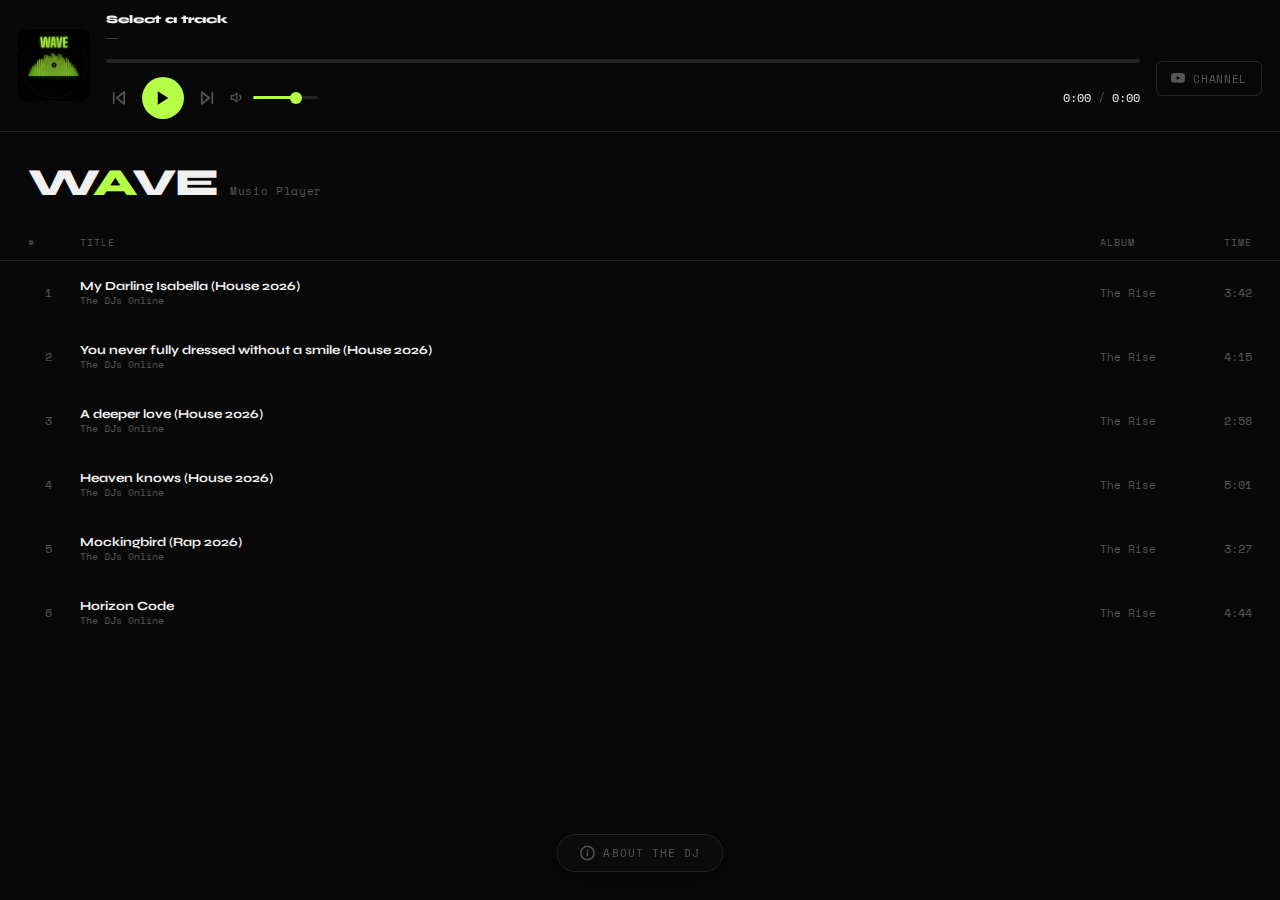
<file: index.html>
<!DOCTYPE html>
<html lang="en">
<head>
  <meta charset="UTF-8">
  <meta name="viewport" content="width=device-width, initial-scale=1.0">
  <title>WAVE — Music Player</title>

  <!-- Fonts -->
  <link rel="preconnect" href="https://fonts.googleapis.com">
  <link href="https://fonts.googleapis.com/css2?family=Space+Mono:ital,wght@0,400;0,700;1,400&family=Syne:wght@400;700;800&display=swap" rel="stylesheet">

  <!-- Styles -->
  <link rel="stylesheet" href="style.css">

  <!-- YouTube IFrame API (loads async, triggers onYouTubeIframeAPIReady in player.js) -->
  <script src="https://www.youtube.com/iframe_api"></script>
</head>
<body>

  <!-- Hidden YouTube player — audio only, never visible to user -->
  <div id="yt-hidden-player" style="position:absolute;width:1px;height:1px;overflow:hidden;opacity:0;pointer-events:none;"></div>

  <!-- ── FADE TRANSITION OVERLAY ──────────────────────── -->
  <div id="fade-overlay"></div>

  <!-- ── STICKY PLAYER ────────────────────────────────── -->
  <div id="player">

    <!-- Album Art — always shows wave-album-art.png -->
    <div class="album-wrap">
      <img id="album-art" src="wave-album-art.png" alt="WAVE Album Art">
      <div class="play-pulse"></div>
    </div>

    <!-- Center: info + progress bar + controls -->
    <div class="player-center">
      <div class="track-info">
        <div class="track-title" id="track-title">Select a track</div>
        <div class="track-artist" id="track-artist">——</div>
      </div>

      <!-- Progress bar (replaces WaveSurfer — YouTube audio can't render waveforms) -->
      <div id="progress-bar">
        <div id="progress-bar-fill"></div>
      </div>

      <div class="controls-row">
        <!-- Previous -->
        <button class="btn-icon" id="btn-prev" title="Previous">
          <svg width="18" height="18" viewBox="0 0 24 24" fill="none" stroke="currentColor" stroke-width="2.2" stroke-linecap="round" stroke-linejoin="round">
            <polygon points="19 20 9 12 19 4 19 20"/>
            <line x1="5" y1="19" x2="5" y2="5"/>
          </svg>
        </button>

        <!-- Play / Pause -->
        <button class="btn-play" id="btn-play" title="Play / Pause">
          <svg class="icon-play" width="18" height="18" viewBox="0 0 24 24" fill="currentColor">
            <polygon points="5 3 19 12 5 21 5 3"/>
          </svg>
          <svg class="icon-pause" width="18" height="18" viewBox="0 0 24 24" fill="currentColor">
            <rect x="6" y="4" width="4" height="16"/>
            <rect x="14" y="4" width="4" height="16"/>
          </svg>
        </button>

        <!-- Next -->
        <button class="btn-icon" id="btn-next" title="Next">
          <svg width="18" height="18" viewBox="0 0 24 24" fill="none" stroke="currentColor" stroke-width="2.2" stroke-linecap="round" stroke-linejoin="round">
            <polygon points="5 4 15 12 5 20 5 4"/>
            <line x1="19" y1="5" x2="19" y2="19"/>
          </svg>
        </button>

        <!-- Volume -->
        <div class="volume-wrap">
          <svg class="vol-icon" width="15" height="15" viewBox="0 0 24 24" fill="none" stroke="currentColor" stroke-width="2" stroke-linecap="round" stroke-linejoin="round">
            <polygon points="11 5 6 9 2 9 2 15 6 15 11 19 11 5"/>
            <path d="M15.54 8.46a5 5 0 0 1 0 7.07"/>
          </svg>
          <input type="range" id="volume" min="0" max="100" value="70" title="Volume">
        </div>

        <!-- Time -->
        <div class="time-display">
          <span id="time-cur">0:00</span> / <span id="time-total">0:00</span>
        </div>
      </div>
    </div>

    <!-- Right: Now Playing badge + YouTube link -->
    <div class="player-right">
      <div class="now-playing-badge">● Now Playing</div>
      <a class="btn-youtube" href="https://youtube.com/@thedjisonline" target="_blank" rel="noopener">
        <svg width="14" height="14" viewBox="0 0 24 24" fill="currentColor">
          <path d="M23.5 6.2a3 3 0 0 0-2.1-2.1C19.5 3.5 12 3.5 12 3.5s-7.5 0-9.4.6A3 3 0 0 0 .5 6.2C0 8.1 0 12 0 12s0 3.9.5 5.8a3 3 0 0 0 2.1 2.1c1.9.6 9.4.6 9.4.6s7.5 0 9.4-.6a3 3 0 0 0 2.1-2.1C24 15.9 24 12 24 12s0-3.9-.5-5.8zM9.8 15.5V8.5l6.3 3.5-6.3 3.5z"/>
        </svg>
        CHANNEL
      </a>
    </div>

  </div><!-- /#player -->

  <!-- ── BRAND BAR ──────────────────────────────────────── -->
  <div class="brand-bar">
    <h1>W<span>A</span>VE</h1>
    <p>Music Player</p>
  </div>

  <!-- ── SONG LIST ─────────────────────────────────────── -->
  <div class="list-header">
    <div>#</div>
    <div>Title</div>
    <div>Album</div>
    <div style="text-align:right">Time</div>
  </div>
  <div class="song-list" id="song-list"></div>

  <!-- ── TOAST ─────────────────────────────────────────── -->
  <div id="toast"></div>

  <!-- App logic -->
  <script src="player.js" defer></script>


  <!-- ── DJ INFO BUTTON (fixed bottom) ─────────────────── -->
  <button id="btn-dj-info" aria-label="About the DJ">
    <svg width="16" height="16" viewBox="0 0 24 24" fill="none" stroke="currentColor" stroke-width="2.2" stroke-linecap="round" stroke-linejoin="round">
      <circle cx="12" cy="12" r="10"/>
      <line x1="12" y1="8" x2="12" y2="8.5"/>
      <line x1="12" y1="11" x2="12" y2="16"/>
    </svg>
    ABOUT THE DJ
  </button>

  <!-- ── DJ INFO MODAL ─────────────────────────────────── -->
  <div id="dj-modal-overlay">
    <div id="dj-modal">
      <button id="dj-modal-close" aria-label="Close">
        <svg width="18" height="18" viewBox="0 0 24 24" fill="none" stroke="currentColor" stroke-width="2.5" stroke-linecap="round">
          <line x1="18" y1="6" x2="6" y2="18"/>
          <line x1="6" y1="6" x2="18" y2="18"/>
        </svg>
      </button>
      <div id="dj-modal-img-wrap">
        <img src="DJPortrait.png" alt="The DJs Online" id="dj-portrait">
      </div>
      <div id="dj-modal-body">
        <h2 id="dj-modal-name">The DJs Online</h2>
        <p id="dj-modal-tag">// @thedjisonline</p>
        <p id="dj-modal-desc">
          A passionate music producer and DJ bringing fresh house and rap remixes to life in 2026.
          Blending classic vocals with modern beats, The DJs Online delivers tracks that move both
          the body and the soul. Follow the journey on YouTube and stay tuned for more drops from
          the debut album <em>The Rise</em>.
        </p>
        <div style="display:flex;justify-content:center">
      <a href="https://youtube.com/@thedjisonline" target="_blank" rel="noopener" id="dj-modal-yt">
          <svg width="14" height="14" viewBox="0 0 24 24" fill="currentColor">
            <path d="M23.5 6.2a3 3 0 0 0-2.1-2.1C19.5 3.5 12 3.5 12 3.5s-7.5 0-9.4.6A3 3 0 0 0 .5 6.2C0 8.1 0 12 0 12s0 3.9.5 5.8a3 3 0 0 0 2.1 2.1c1.9.6 9.4.6 9.4.6s7.5 0 9.4-.6a3 3 0 0 0 2.1-2.1C24 15.9 24 12 24 12s0-3.9-.5-5.8zM9.8 15.5V8.5l6.3 3.5-6.3 3.5z"/>
          </svg>
          SUBSCRIBE ON YOUTUBE
        </a>
      </div>
      </div>
    </div>
  </div>

  <script>
    const btnInfo    = document.getElementById('btn-dj-info');
    const overlay    = document.getElementById('dj-modal-overlay');
    const btnClose   = document.getElementById('dj-modal-close');

    btnInfo.addEventListener('click', () => {
      overlay.classList.add('open');
      document.body.style.overflow = 'hidden';
    });

    function closeModal() {
      overlay.classList.remove('open');
      document.body.style.overflow = '';
    }

    btnClose.addEventListener('click', closeModal);
    overlay.addEventListener('click', (e) => {
      if (e.target === overlay) closeModal();
    });
    document.addEventListener('keydown', (e) => {
      if (e.key === 'Escape') closeModal();
    });
  </script>

</body>
</html>
</file>
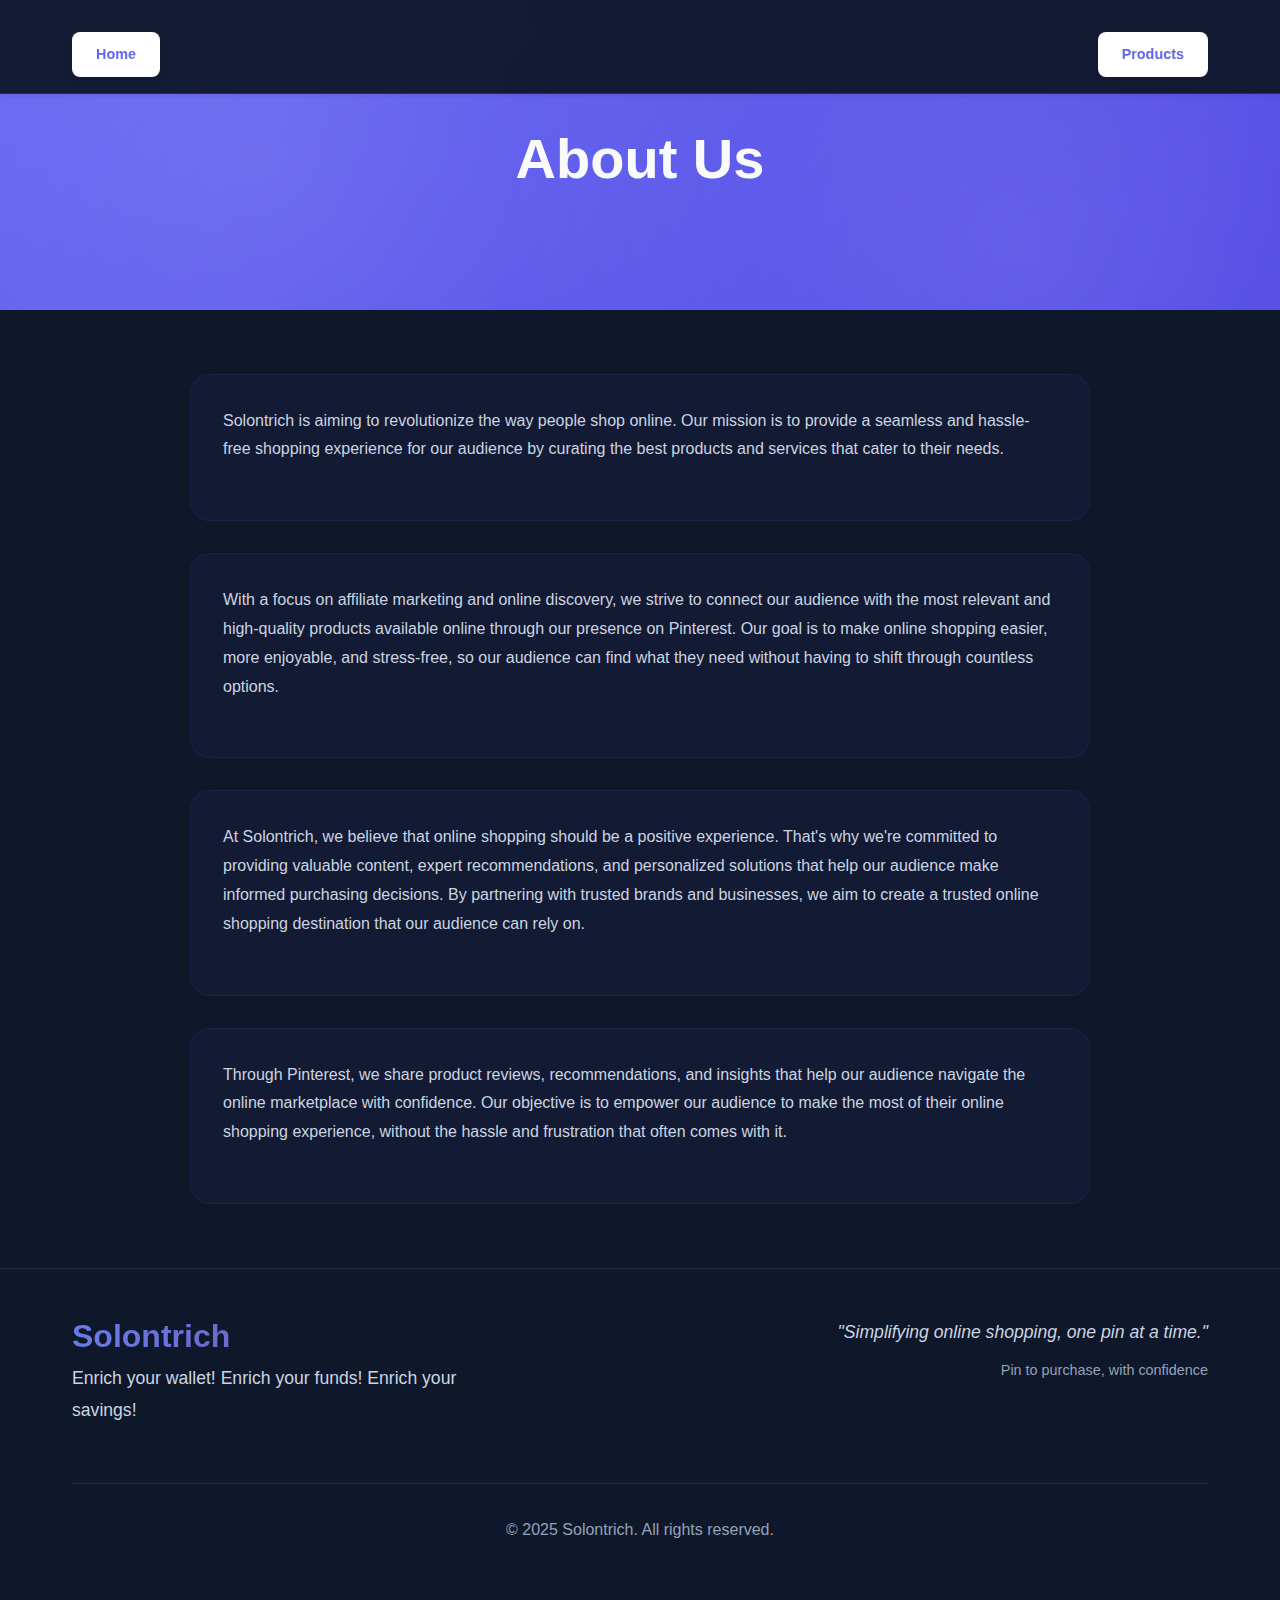
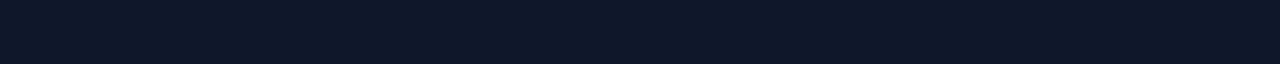
<file: about.html>
<!DOCTYPE html>
<html lang="en">
<head>
    <meta charset="UTF-8">
    <meta name="viewport" content="width=device-width, initial-scale=1.0">
    <title>Solontrich - Creator & Entrepreneur</title>
    <link rel="stylesheet" href="styles.css">
</head>
<body>
    <nav class="navbar" id="navbar">
        <div class="nav-container">
            <a href="solontrich-blog.html" class="cta-button" style="margin-top: 1rem; font-size: 0.9rem; padding: 0.7rem 1.5rem;">Home</a>
            <a href="solontrich_product.html" class="cta-button" style="margin-top: 1rem; font-size: 0.9rem; padding: 0.7rem 1.5rem;">Products</a>
            </div>
    </nav>

    <!-- About Section -->
    <header class="hero-section">
        <div class="container">
            <h1 class="hero-title">About Us</h1>
            </div>
        </div>
    </header>

            <main class="blog-content">
            <div class="about-content">
                <div class="about-text">
                    <div class="story-card">
                        <p>Solontrich is aiming to revolutionize the way people shop online. Our mission is to provide a seamless and hassle-free shopping experience for our audience by curating the best products and services that cater to their needs.</p>
                    </div>
                    <div class="story-card">
                        <p>With a focus on affiliate marketing and online discovery, we strive to connect our audience with the most relevant and high-quality products available online through our presence on Pinterest. Our goal is to make online shopping easier, more enjoyable, and stress-free, so our audience can find what they need without having to shift through countless options.</p>
                    </div>
                    <div class="story-card">
                        <p>At Solontrich, we believe that online shopping should be a positive experience. That's why we're committed to providing valuable content, expert recommendations, and personalized solutions that help our audience make informed purchasing decisions. By partnering with trusted brands and businesses, we aim to create a trusted online shopping destination that our audience can rely on.</p>
                    </div>
                    <div class="story-card">
                        <p>Through Pinterest, we share product reviews, recommendations, and insights that help our audience navigate the online marketplace with confidence. Our objective is to empower our audience to make the most of their online shopping experience, without the hassle and frustration that often comes with it.</p>
                    </div>
                </div>
            </div>
        </div>
    </section>

    <!-- Footer -->
    <footer class="footer">
        <div class="container">
            <div class="footer-content">
                <div class="footer-brand">
                    <h3>Solontrich</h3>
                    <p>Enrich your wallet! Enrich your funds! Enrich your savings!</p>
                </div>
                <div class="footer-quote">
                    <p>"Simplifying online shopping, one pin at a time."</p>
                    <span> Pin to purchase, with confidence</span>
                </div>
            </div>
            <div class="footer-bottom">
                <p>&copy; 2025 Solontrich. All rights reserved.</p>
            </div>
        </div>
    </footer>

    <script src="script.js"></script>
</body>
</html>
</file>
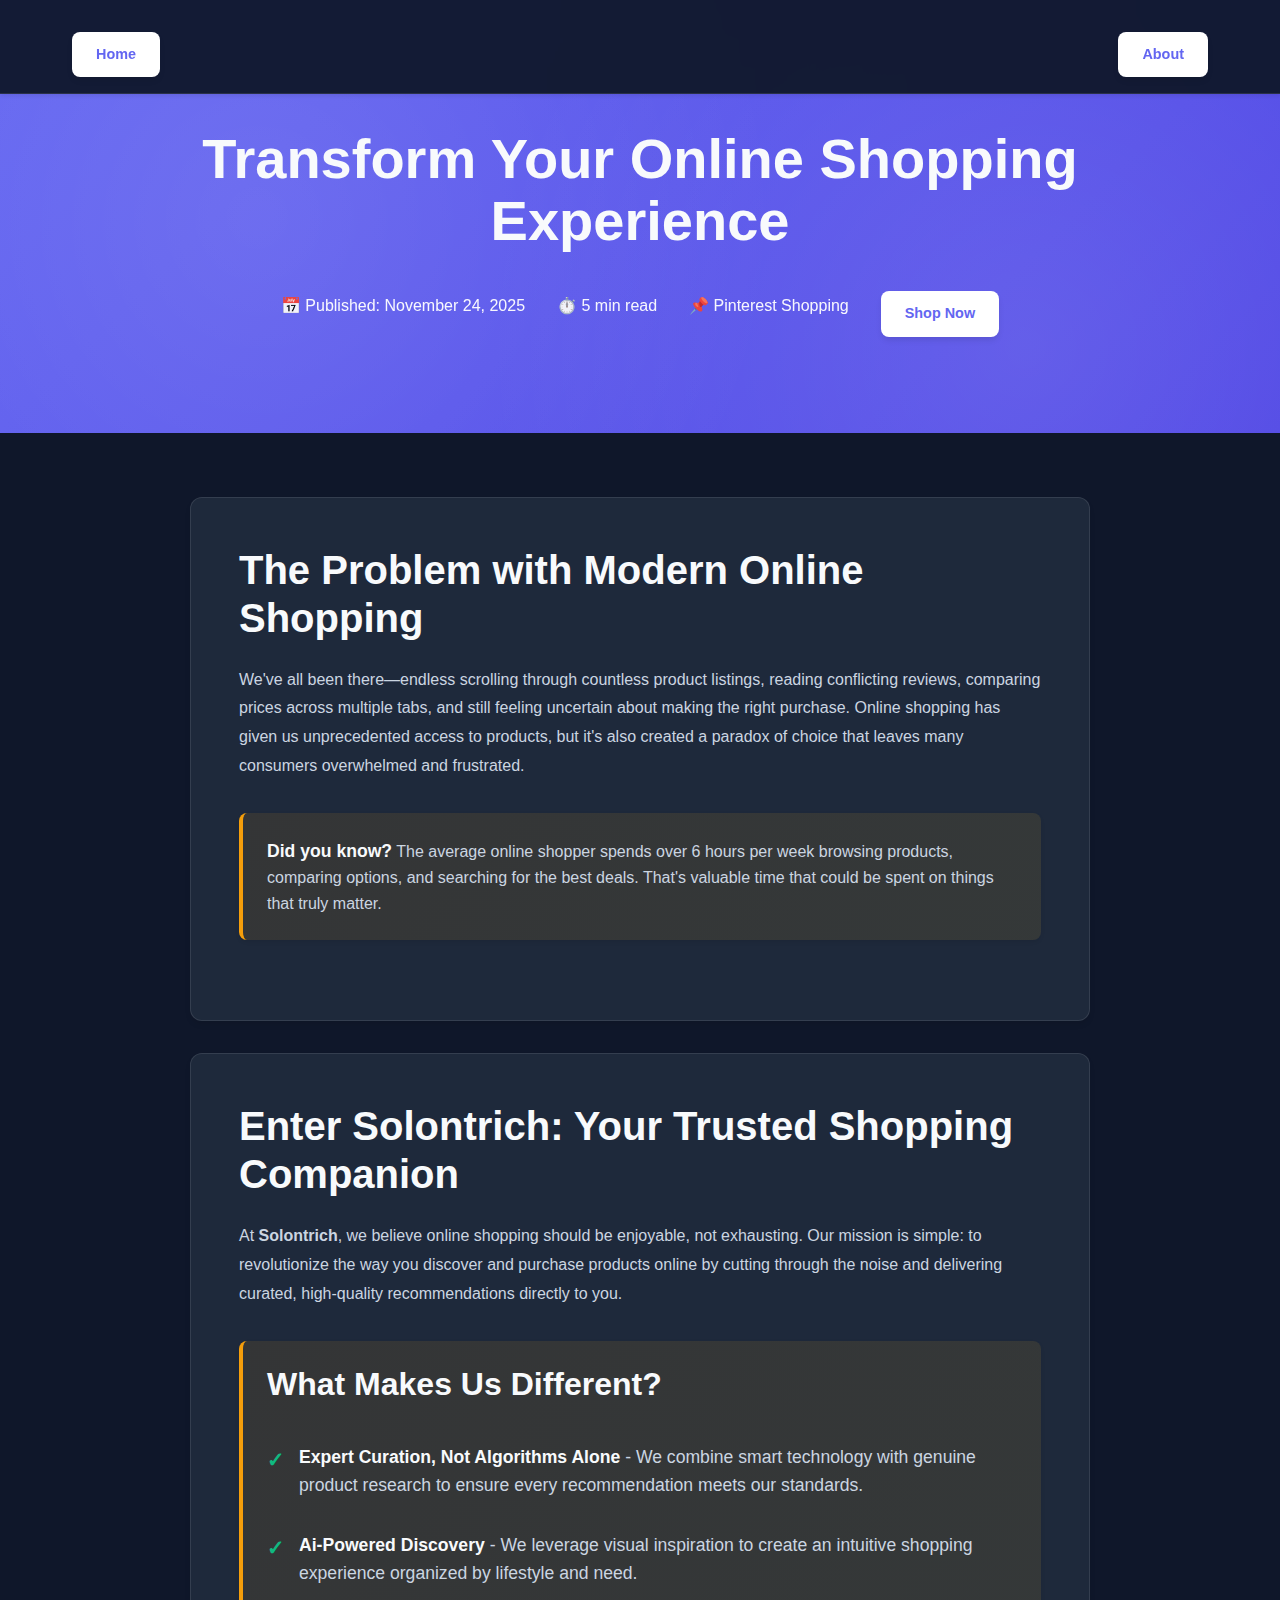
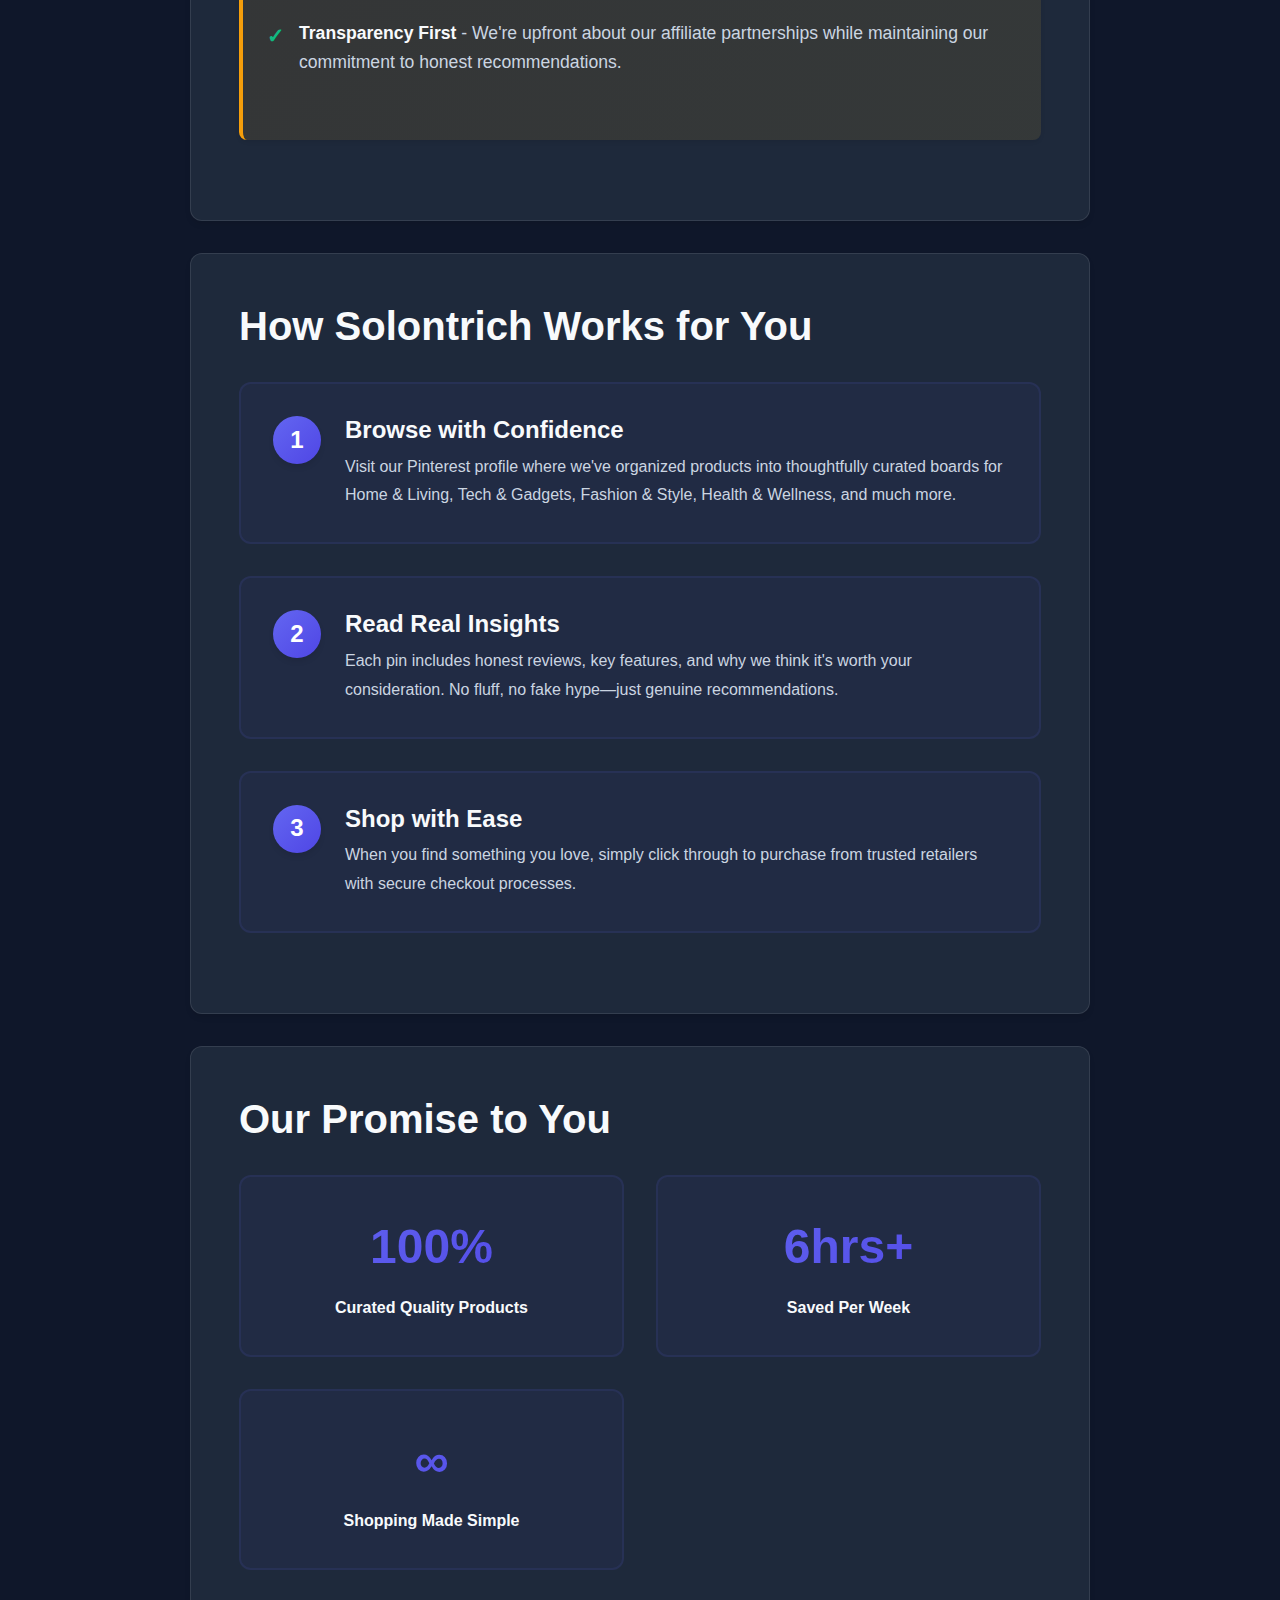
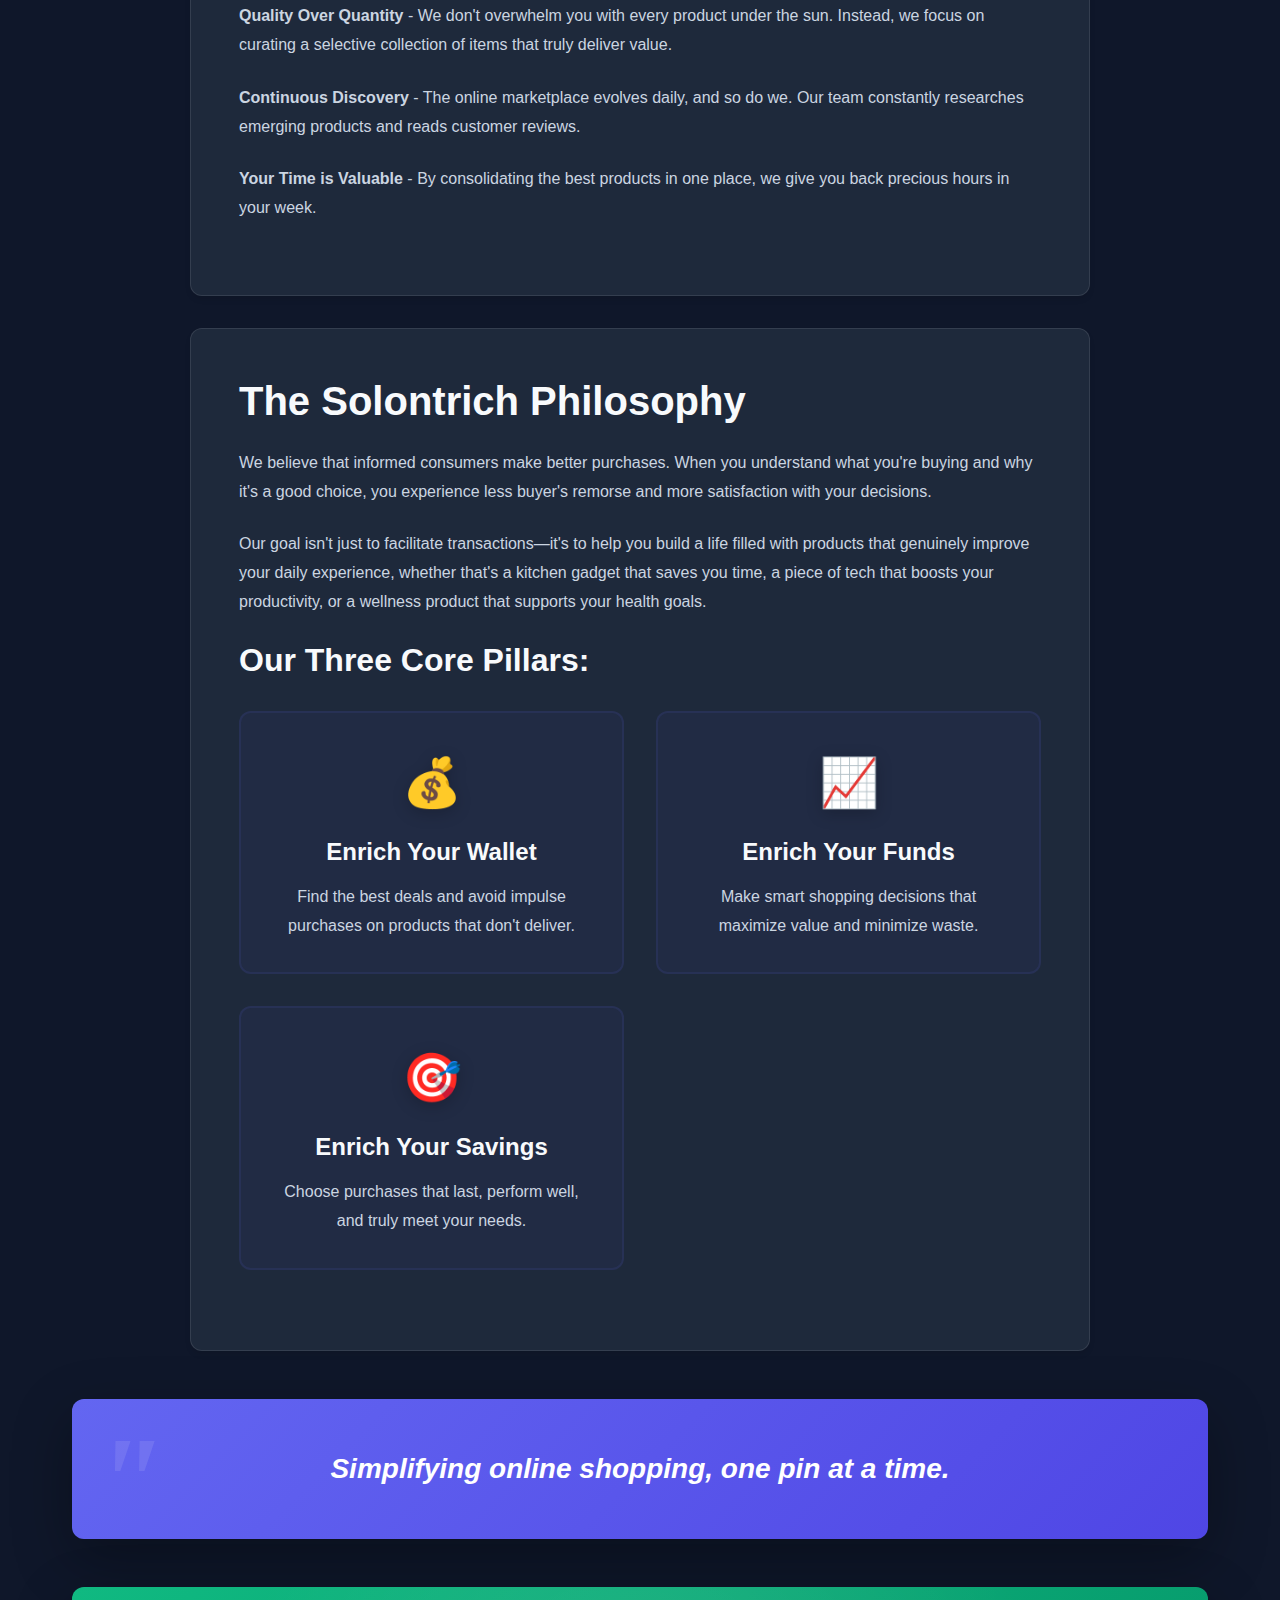
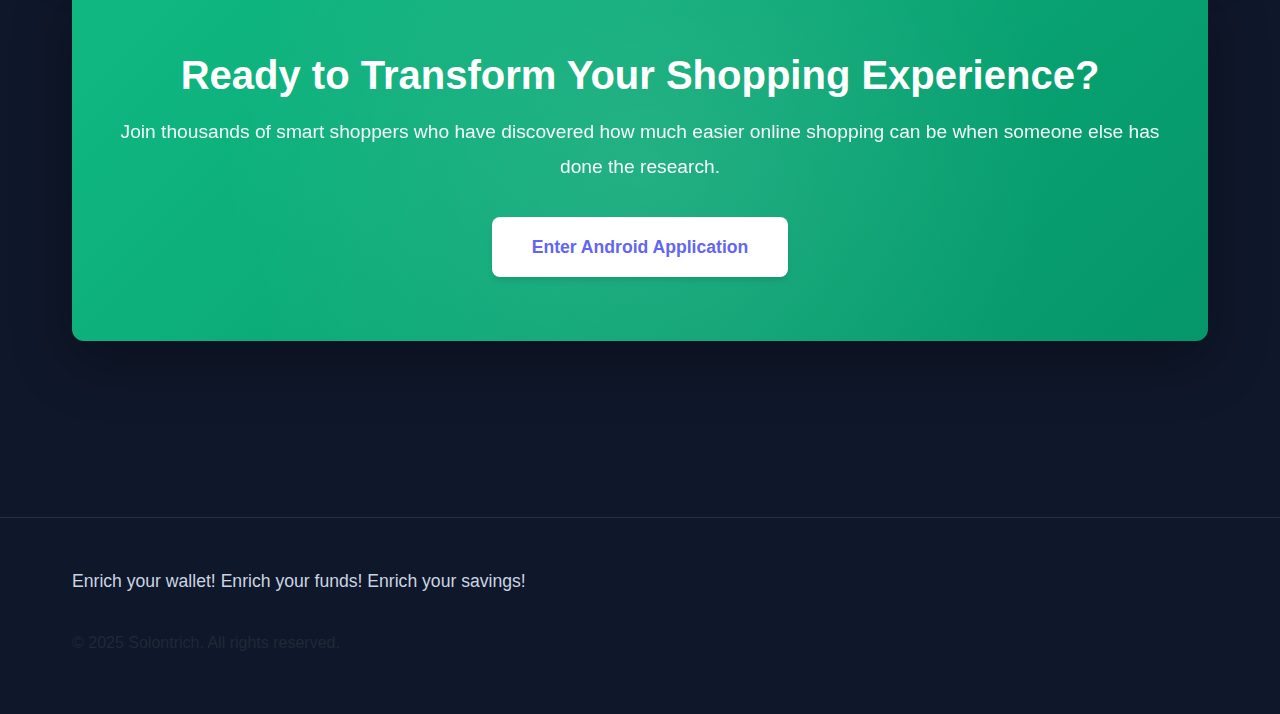
<file: solontrich-blog.html>
<!DOCTYPE html>
<html lang="en">
<head>
    <meta charset="UTF-8">
    <meta name="viewport" content="width=device-width, initial-scale=1.0">
    <title>Transform Your Online Shopping Experience | Solontrich Blog</title>
    <link rel="stylesheet" href="styles.css">
</head>
<body>
    <nav class="navbar" id="navbar">
        <div class="nav-container">
            <a href="solontrich-blog.html" class="cta-button" style="margin-top: 1rem; font-size: 0.9rem; padding: 0.7rem 1.5rem;">Home</a>
            <a href="about.html" class="cta-button" style="margin-top: 1rem; font-size: 0.9rem; padding: 0.7rem 1.5rem;">About</a>
            </div>
    </nav>

    <header class="hero-section">
        <div class="container">
            <h1 class="hero-title">Transform Your Online Shopping Experience</h1>
            <div class="hero-meta">
                <span class="meta-item">📅 Published: November 24, 2025</span>
                <span class="meta-item">⏱️ 5 min read</span>
                <span class="meta-item">📌 Pinterest Shopping</span>
              <a href="solontrich_product.html" class="cta-button" style="margin-top: 1rem; font-size: 0.9rem; padding: 0.7rem 1.5rem;">Shop Now</a>
            </div>
        </div>
    </header>

    <main class="blog-content">
        <div class="container">
            <section class="content-section">
                <h2>The Problem with Modern Online Shopping</h2>
                <p>We've all been there—endless scrolling through countless product listings, reading conflicting reviews, comparing prices across multiple tabs, and still feeling uncertain about making the right purchase. Online shopping has given us unprecedented access to products, but it's also created a paradox of choice that leaves many consumers overwhelmed and frustrated.</p>
                
                <div class="highlight-box">
                    <strong>Did you know?</strong> The average online shopper spends over 6 hours per week browsing products, comparing options, and searching for the best deals. That's valuable time that could be spent on things that truly matter.
                </div>
            </section>

            <section class="content-section">
                <h2>Enter Solontrich: Your Trusted Shopping Companion</h2>
                <p>At <strong>Solontrich</strong>, we believe online shopping should be enjoyable, not exhausting. Our mission is simple: to revolutionize the way you discover and purchase products online by cutting through the noise and delivering curated, high-quality recommendations directly to you.</p>

                <div class="highlight-box">
                 <h3>What Makes Us Different?</h3>
                <ul class="feature-list">
                    <li><strong>Expert Curation, Not Algorithms Alone</strong> - We combine smart technology with genuine product research to ensure every recommendation meets our standards.</li>
                    <li><strong>Ai-Powered Discovery</strong> - We leverage visual inspiration to create an intuitive shopping experience organized by lifestyle and need.</li>
                    <li><strong>Transparency First</strong> - We're upfront about our affiliate partnerships while maintaining our commitment to honest recommendations.</li>
                </ul>
                </div>
            </section>

            <section class="content-section">
                <h2>How Solontrich Works for You</h2>
                <div class="steps-container">
                    <div class="step-card">
                        <div class="step-number">1</div>
                        <div class="step-content">
                            <h4>Browse with Confidence</h4>
                            <p>Visit our Pinterest profile where we've organized products into thoughtfully curated boards for Home & Living, Tech & Gadgets, Fashion & Style, Health & Wellness, and much more.</p>
                        </div>
                    </div>
                    <div class="step-card">
                        <div class="step-number">2</div>
                        <div class="step-content">
                            <h4>Read Real Insights</h4>
                            <p>Each pin includes honest reviews, key features, and why we think it's worth your consideration. No fluff, no fake hype—just genuine recommendations.</p>
                        </div>
                    </div>
                    <div class="step-card">
                        <div class="step-number">3</div>
                        <div class="step-content">
                            <h4>Shop with Ease</h4>
                            <p>When you find something you love, simply click through to purchase from trusted retailers with secure checkout processes.</p>
                        </div>
                    </div>
                </div>
            </section>

            <section class="content-section">
                <h2>Our Promise to You</h2>
                <div class="stat-grid">
                    <div class="stat-card">
                        <div class="stat-number">100%</div>
                        <p>Curated Quality Products</p>
                    </div>
                    <div class="stat-card">
                        <div class="stat-number">6hrs+</div>
                        <p>Saved Per Week</p>
                    </div>
                    <div class="stat-card">
                        <div class="stat-number">∞</div>
                        <p>Shopping Made Simple</p>
                    </div>
                </div>

                <p><strong>Quality Over Quantity</strong> - We don't overwhelm you with every product under the sun. Instead, we focus on curating a selective collection of items that truly deliver value.</p>

                <p><strong>Continuous Discovery</strong> - The online marketplace evolves daily, and so do we. Our team constantly researches emerging products and reads customer reviews.</p>

                <p><strong>Your Time is Valuable</strong> - By consolidating the best products in one place, we give you back precious hours in your week.</p>
            </section>

            <section class="content-section">
                <h2>The Solontrich Philosophy</h2>
                <p>We believe that informed consumers make better purchases. When you understand what you're buying and why it's a good choice, you experience less buyer's remorse and more satisfaction with your decisions.</p>

                <p>Our goal isn't just to facilitate transactions—it's to help you build a life filled with products that genuinely improve your daily experience, whether that's a kitchen gadget that saves you time, a piece of tech that boosts your productivity, or a wellness product that supports your health goals.</p>

                <h3>Our Three Core Pillars:</h3>
                <div class="pillars-grid">
                    <div class="pillar-card">
                        <div class="pillar-icon">💰</div>
                        <h4>Enrich Your Wallet</h4>
                        <p>Find the best deals and avoid impulse purchases on products that don't deliver.</p>
                    </div>
                    <div class="pillar-card">
                        <div class="pillar-icon">📈</div>
                        <h4>Enrich Your Funds</h4>
                        <p>Make smart shopping decisions that maximize value and minimize waste.</p>
                    </div>
                    <div class="pillar-card">
                        <div class="pillar-icon">🎯</div>
                        <h4>Enrich Your Savings</h4>
                        <p>Choose purchases that last, perform well, and truly meet your needs.</p>
                    </div>
                </div>
            </section>

            <div class="quote-block">
                Simplifying online shopping, one pin at a time.
            </div>

            <div class="cta-section">
                <h2>Ready to Transform Your Shopping Experience?</h2>
                <p>Join thousands of smart shoppers who have discovered how much easier online shopping can be when someone else has done the research.</p>
                <a href="#" class="cta-button">Enter Android Application</a>
         </div>
    </main>

    <footer class="footer">
        <div class="container">
            <div class="footer-brand">
                <p>Enrich your wallet! Enrich your funds! Enrich your savings!</p>
            </div>
            <p style="margin-top: 2rem; color: var(--text-dark);">&copy; 2025 Solontrich. All rights reserved.</p>
        </div>
    </footer>
    <script src="script.js"></script>
</body>
</html>
</file>
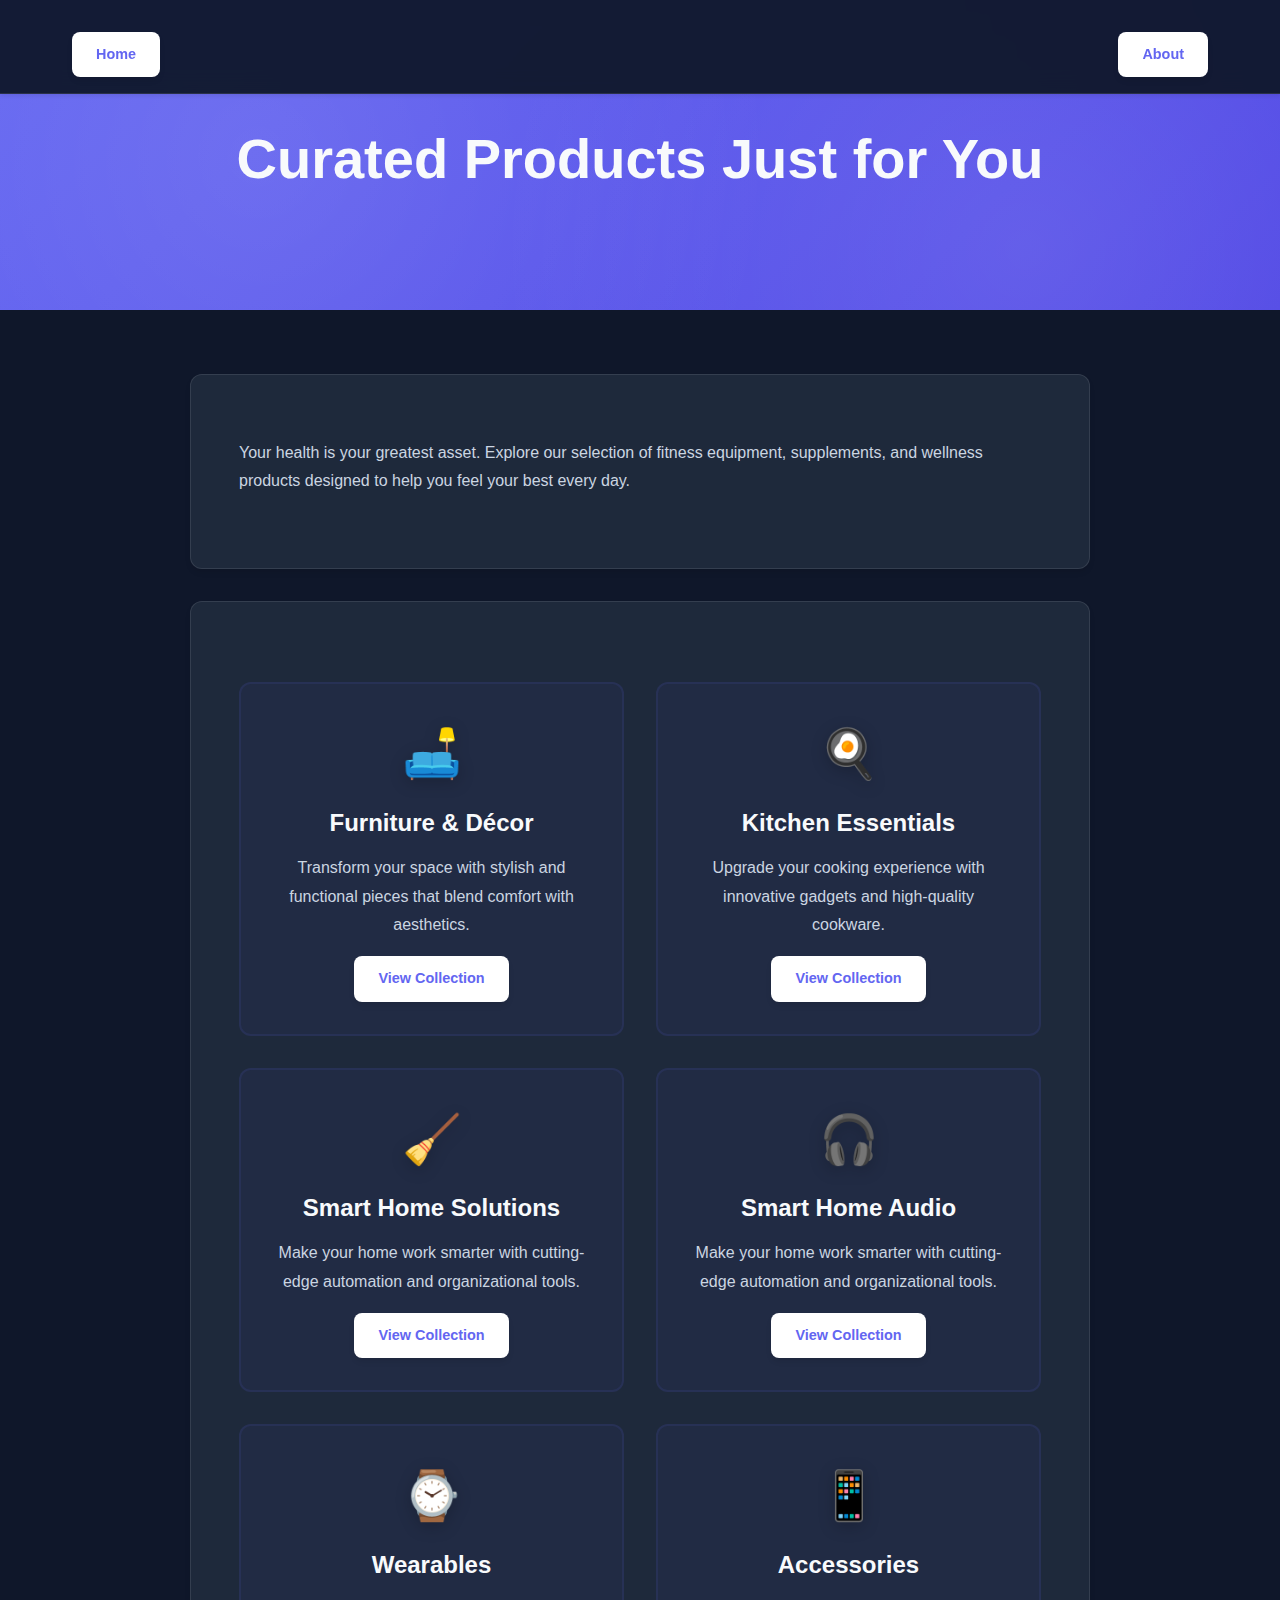
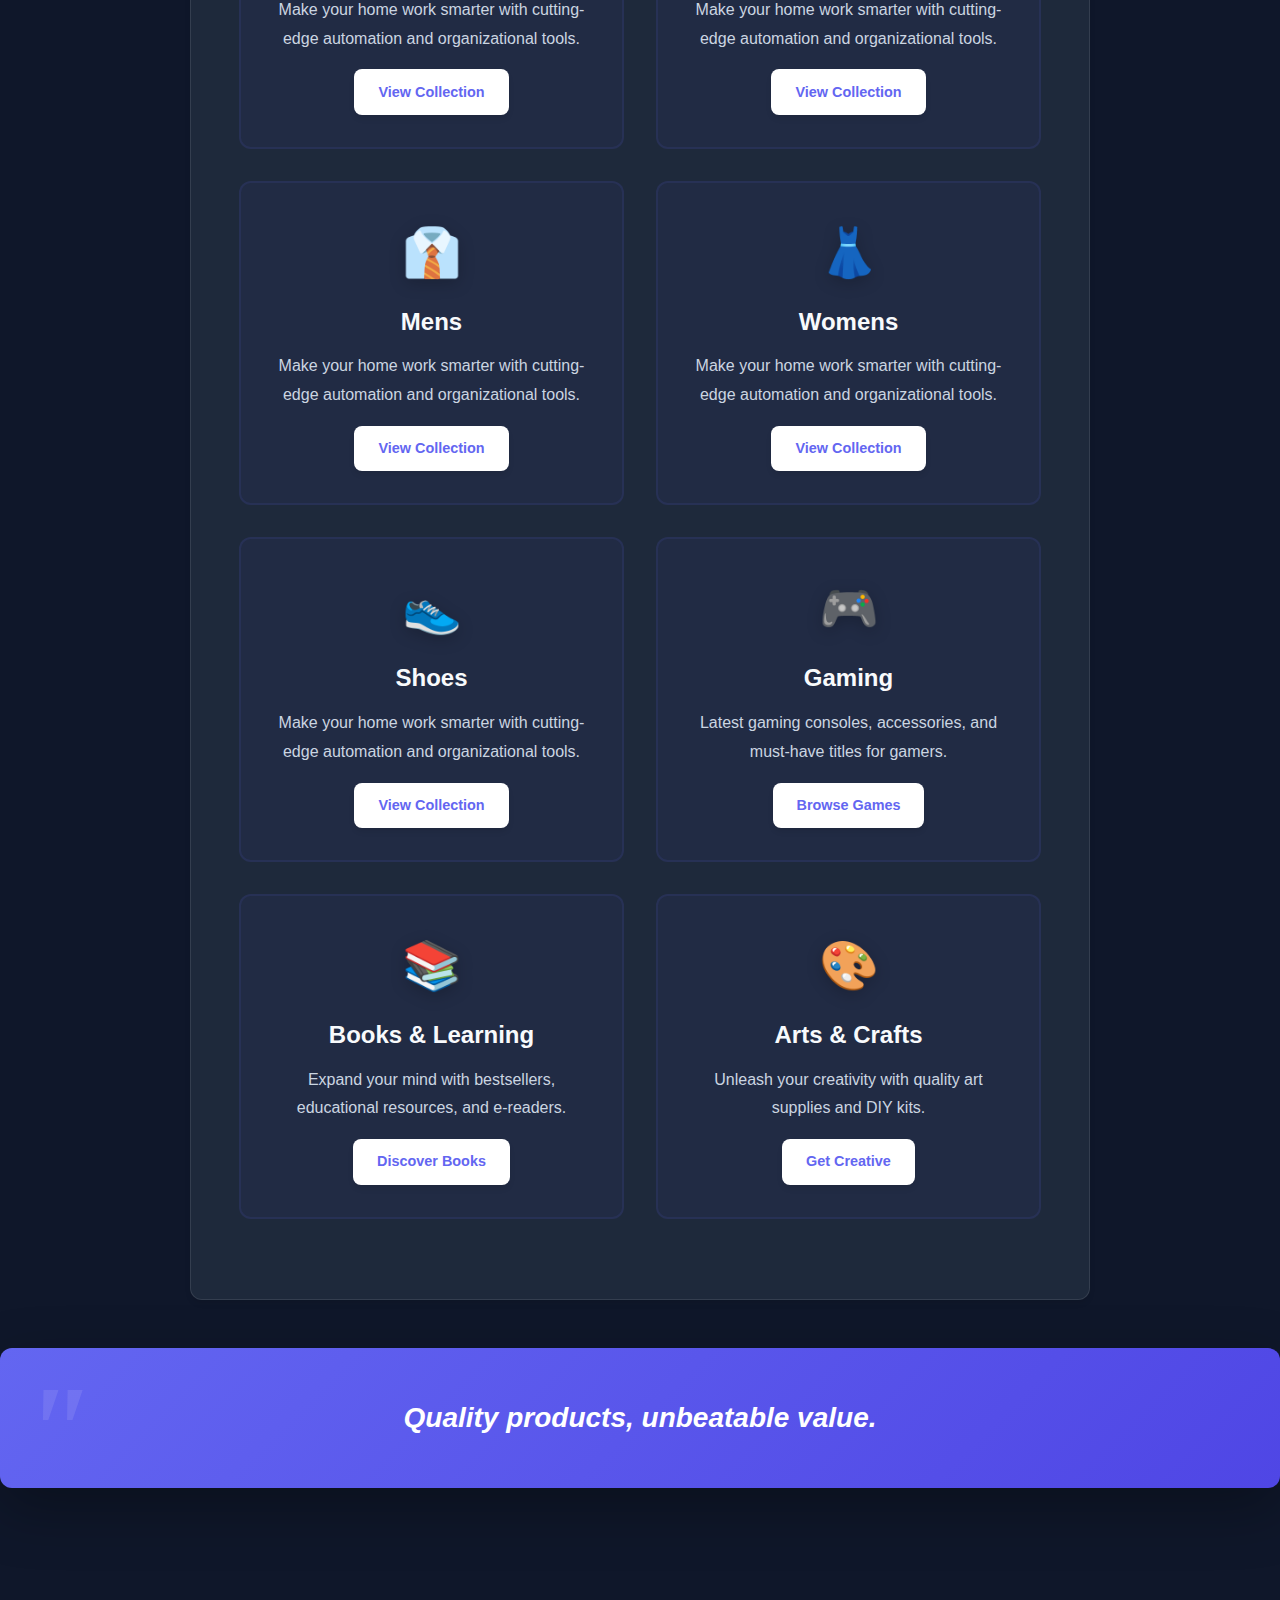
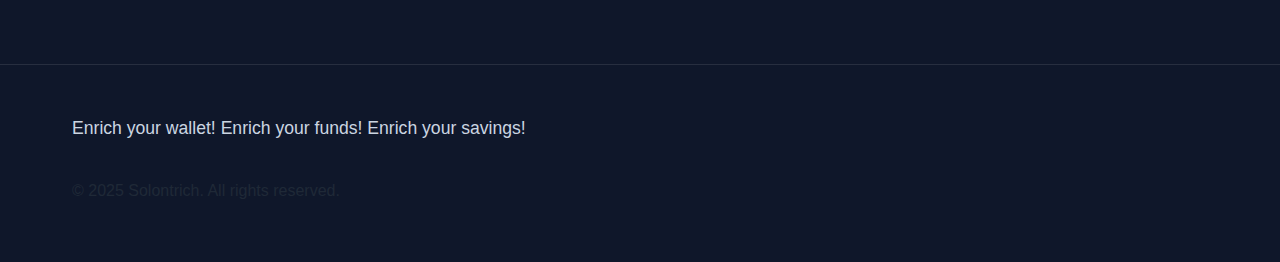
<file: solontrich_product.html>
<!DOCTYPE html>
<html lang="en">
<head>
    <meta charset="UTF-8">
    <meta name="viewport" content="width=device-width, initial-scale=1.0">
    <title>Featured Products | Solontrich</title>
    <link rel="stylesheet" href="styles.css">
</head>
<body><nav class="navbar" id="navbar">
        <div class="nav-container">
            <a href="solontrich-blog.html" class="cta-button" style="margin-top: 1rem; font-size: 0.9rem; padding: 0.7rem 1.5rem;">Home</a>
            <a href="about.html" class="cta-button" style="margin-top: 1rem; font-size: 0.9rem; padding: 0.7rem 1.5rem;">About</a>
            </div>
    </nav>

    <header class="hero-section">
        <div class="container">
            <h1 class="hero-title">Curated Products Just for You</h1>
            </div>
        </div>
    </header>

    <main class="blog-content">
        <div class="container">
            <section class="content-section">
                <p style="margin-top: 1rem;">Your health is your greatest asset. Explore our selection of fitness equipment, supplements, and wellness products designed to help you feel your best every day.</p>
                </div>
                </section>

            <section class="content-section">
                <div class="pillars-grid">
                    <div class="pillar-card">
                        <div class="pillar-icon">🛋️</div>
                        <h4>Furniture & Décor</h4>
                        <p>Transform your space with stylish and functional pieces that blend comfort with aesthetics.</p>
                        <a href="#" class="cta-button" style="margin-top: 1rem; font-size: 0.9rem; padding: 0.7rem 1.5rem;">View Collection</a>
                    </div>
                    <div class="pillar-card">
                        <div class="pillar-icon">🍳</div>
                        <h4>Kitchen Essentials</h4>
                        <p>Upgrade your cooking experience with innovative gadgets and high-quality cookware.</p>
                        <a href="#" class="cta-button" style="margin-top: 1rem; font-size: 0.9rem; padding: 0.7rem 1.5rem;">View Collection</a>
                    </div>
                    <div class="pillar-card">
                        <div class="pillar-icon">🧹</div>
                        <h4>Smart Home Solutions</h4>
                        <p>Make your home work smarter with cutting-edge automation and organizational tools.</p>
                        <a href="#" class="cta-button" style="margin-top: 1rem; font-size: 0.9rem; padding: 0.7rem 1.5rem;">View Collection</a>
                    </div>
                    <div class="pillar-card">
                        <div class="pillar-icon">🎧</div>
                        <h4>Smart Home Audio</h4>
                        <p>Make your home work smarter with cutting-edge automation and organizational tools.</p>
                        <a href="#" class="cta-button" style="margin-top: 1rem; font-size: 0.9rem; padding: 0.7rem 1.5rem;">View Collection</a>
                    </div>
                    <div class="pillar-card">
                        <div class="pillar-icon">⌚</div>
                        <h4>Wearables</h4>
                        <p>Make your home work smarter with cutting-edge automation and organizational tools.</p>
                        <a href="#" class="cta-button" style="margin-top: 1rem; font-size: 0.9rem; padding: 0.7rem 1.5rem;">View Collection</a>
                    </div>
                    <div class="pillar-card">
                        <div class="pillar-icon">📱</div>
                        <h4>Accessories</h4>
                        <p>Make your home work smarter with cutting-edge automation and organizational tools.</p>
                        <a href="#" class="cta-button" style="margin-top: 1rem; font-size: 0.9rem; padding: 0.7rem 1.5rem;">View Collection</a>
                    </div>
                <div class="pillar-card">
                        <div class="pillar-icon">👔</div>
                        <h4>Mens</h4>
                        <p>Make your home work smarter with cutting-edge automation and organizational tools.</p>
                        <a href="#" class="cta-button" style="margin-top: 1rem; font-size: 0.9rem; padding: 0.7rem 1.5rem;">View Collection</a>
                        </div>
                    <div class="pillar-card">
                        <div class="pillar-icon">👗</div>
                        <h4>Womens</h4>
                        <p>Make your home work smarter with cutting-edge automation and organizational tools.</p>
                        <a href="#" class="cta-button" style="margin-top: 1rem; font-size: 0.9rem; padding: 0.7rem 1.5rem;">View Collection</a>
                        </div>
                     <div class="pillar-card">
                        <div class="pillar-icon">👟</div>
                        <h4>Shoes</h4>
                        <p>Make your home work smarter with cutting-edge automation and organizational tools.</p>
                        <a href="#" class="cta-button" style="margin-top: 1rem; font-size: 0.9rem; padding: 0.7rem 1.5rem;">View Collection</a>
                        </div>
                    <div class="pillar-card">
                        <div class="pillar-icon">🎮</div>
                        <h4>Gaming</h4>
                        <p>Latest gaming consoles, accessories, and must-have titles for gamers.</p>
                        <a href="#" class="cta-button" style="margin-top: 1rem; font-size: 0.9rem; padding: 0.7rem 1.5rem;">Browse Games</a>
                    </div>
                    <div class="pillar-card">
                        <div class="pillar-icon">📚</div>
                        <h4>Books & Learning</h4>
                        <p>Expand your mind with bestsellers, educational resources, and e-readers.</p>
                        <a href="#" class="cta-button" style="margin-top: 1rem; font-size: 0.9rem; padding: 0.7rem 1.5rem;">Discover Books</a>
                    </div>
                    <div class="pillar-card">
                        <div class="pillar-icon">🎨</div>
                        <h4>Arts & Crafts</h4>
                        <p>Unleash your creativity with quality art supplies and DIY kits.</p>
                        <a href="#" class="cta-button" style="margin-top: 1rem; font-size: 0.9rem; padding: 0.7rem 1.5rem;">Get Creative</a>
                    </div>
                </div>
            </section>

            <div class="quote-block">
                Quality products, unbeatable value.
            </div>
        </div>
    </main>

    <footer class="footer">
        <div class="container">
            <div class="footer-brand">
                <p>Enrich your wallet! Enrich your funds! Enrich your savings!</p>
            </div>
            <p style="margin-top: 2rem; color: var(--text-dark);">&copy; 2025 Solontrich. All rights reserved.</p>
        </div>
    </footer>

    <script src="script.js"></script>
</body>
</html>
</file>
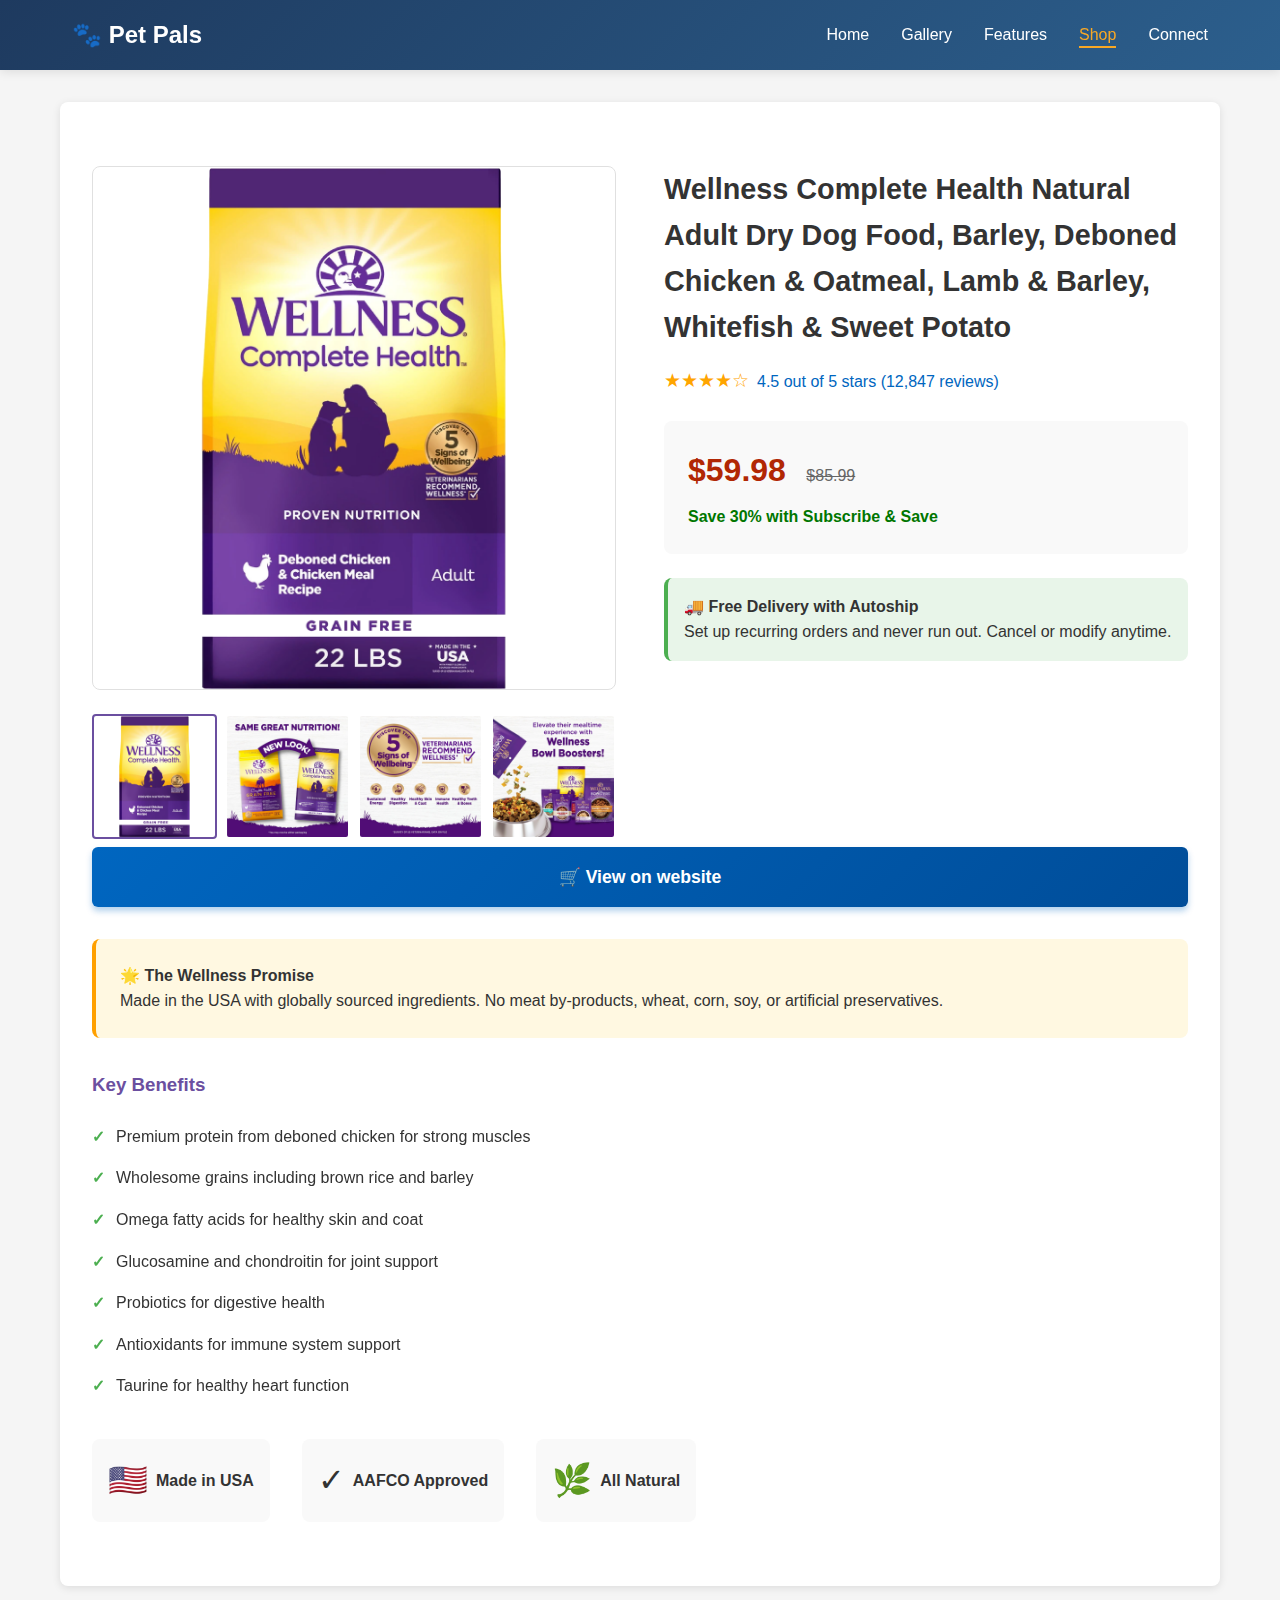
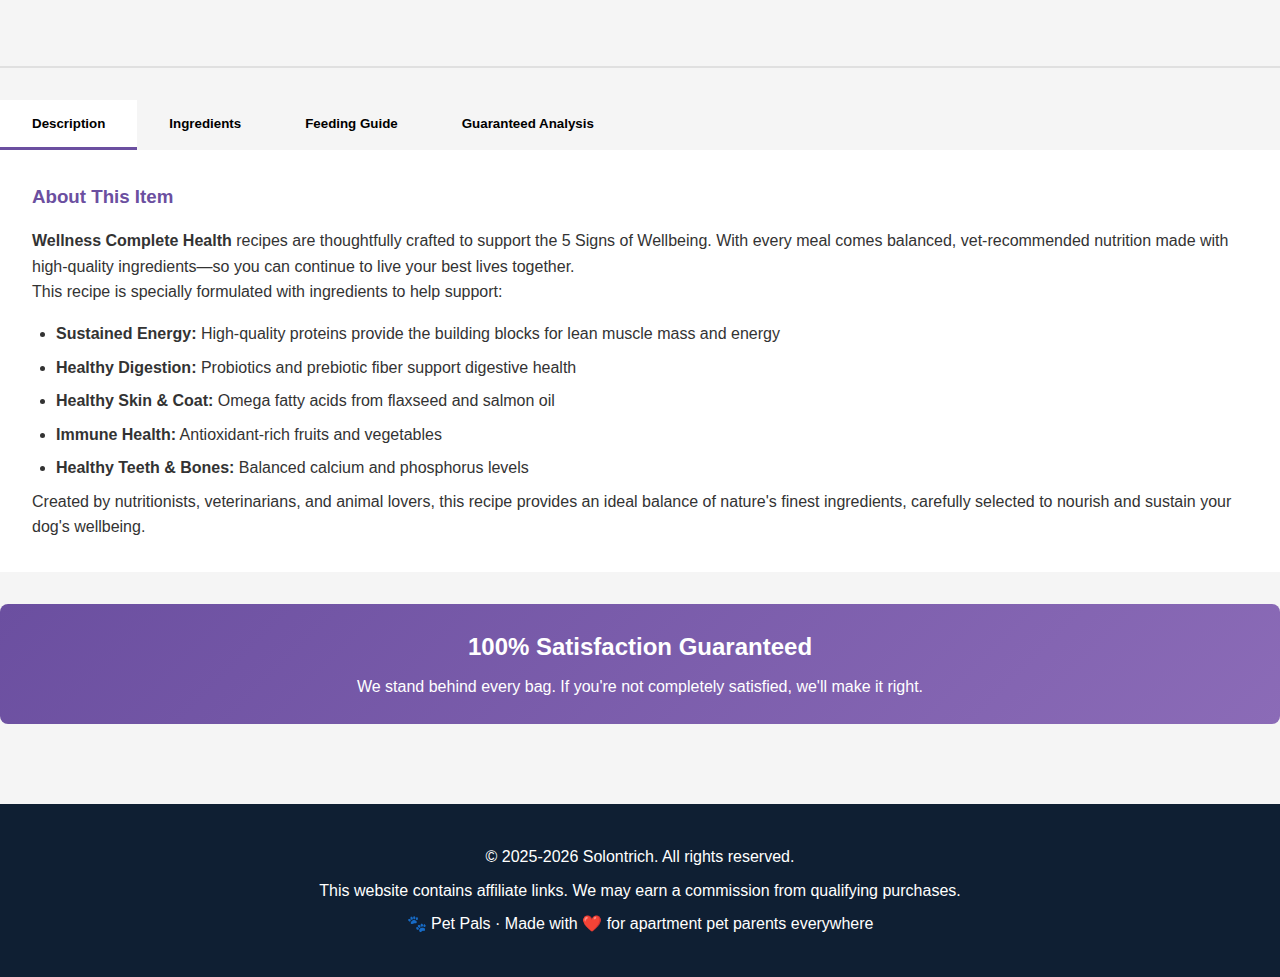
<file: wellness-dog.html>
<!DOCTYPE html>
<html lang="en">
<head>
    <meta charset="UTF-8">
    <meta name="viewport" content="width=device-width, initial-scale=1.0">
    <title>Wellness Complete Health Adult | Premium Dog Food</title>
    <link rel="stylesheet" href="wellness-dog.css">
</head>
<body>
    <!-- ================================
         HEADER
         ================================ -->
    <header>
        <nav>
            <a href="index.html" class="logo">🐾 Pet Pals</a>
            <button class="menu-toggle" id="menuToggle" aria-label="Toggle menu">☰</button>
            <ul class="nav-links" id="navLinks">
                <li><a href="index.html#home">Home</a></li>
                <li><a href="index.html#gallery">Gallery</a></li>
                <li><a href="index.html#features">Features</a></li>
                <li><a href="products.html" class="active">Shop</a></li>
                <li><a href="index.html#social">Connect</a></li>
            </ul>
        </nav>
    </header>

    <div class="container">
        <div class="product-section">
            <div class="product-grid">
                <!-- Product Images -->
                <div class="product-images">
                    <img id="mainImage" src="images/Chewy-img-1.png" alt="Wellness Complete Health Dog Food" class="main-image">
                    <div class="thumbnail-grid">
                        <img src="images/Chewy-img-1.png" alt="Product view 1" class="thumbnail active" onclick="changeImage(this)">
                        <img src="images/Chewy-img-3.png" alt="Product view 2" class="thumbnail" onclick="changeImage(this)">
                        <img src="images/Chewy-img-2.png" alt="Product view 3" class="thumbnail" onclick="changeImage(this)">
                        <img src="images/Chewy-img-5.png" alt="Product view 4" class="thumbnail" onclick="changeImage(this)">
                    </div>
                </div>

                <!-- Product Info -->
                <div class="product-info">
                    <h1>Wellness Complete Health Natural Adult Dry Dog Food, Barley, Deboned Chicken & Oatmeal, Lamb & Barley, Whitefish & Sweet Potato</h1>
                    
                    <div class="rating">
                        <span class="stars">★★★★☆</span>
                        <span class="review-count">4.5 out of 5 stars (12,847 reviews)</span>
                    </div>

                    <div class="price-section">
                        <div>
                            <span class="price">$59.98</span>
                            <span class="original-price">$85.99</span>
                        </div>
                        <div class="savings">Save 30% with Subscribe & Save</div>
                    </div>

                    <div class="autoship">
                        <strong>🚚 Free Delivery with Autoship</strong>
                        <p>Set up recurring orders and never run out. Cancel or modify anytime.</p>
                    </div>
                        </div>
                    </div>

                    <a href="https://mavely.app.link/IbeHvwmCz0b" target="_blank" rel="noopener noreferrer" class="btn btn-chewy">
                        🛒 View on website
                    </a>

                    <div class="wellness-promise">
                        <strong>🌟 The Wellness Promise</strong>
                        <p>Made in the USA with globally sourced ingredients. No meat by-products, wheat, corn, soy, or artificial preservatives.</p>
                    </div>

                    <div class="features">
                        <h3>Key Benefits</h3>
                        <ul>
                            <li>Premium protein from deboned chicken for strong muscles</li>
                            <li>Wholesome grains including brown rice and barley</li>
                            <li>Omega fatty acids for healthy skin and coat</li>
                            <li>Glucosamine and chondroitin for joint support</li>
                            <li>Probiotics for digestive health</li>
                            <li>Antioxidants for immune system support</li>
                            <li>Taurine for healthy heart function</li>
                        </ul>
                    </div>

                    <div class="trust-badges">
                        <div class="badge">
                            <div class="badge-icon">🇺🇸</div>
                            <div><strong>Made in USA</strong></div>
                        </div>
                        <div class="badge">
                            <div class="badge-icon">✓</div>
                            <div><strong>AAFCO Approved</strong></div>
                        </div>
                        <div class="badge">
                            <div class="badge-icon">🌿</div>
                            <div><strong>All Natural</strong></div>
                        </div>
                    </div>
                </div>
            </div>

            <!-- Product Details Tabs -->
            <div class="tabs">
                <div class="tab-buttons">
                    <button class="tab-button active" onclick="openTab(event, 'description')">Description</button>
                    <button class="tab-button" onclick="openTab(event, 'ingredients')">Ingredients</button>
                    <button class="tab-button" onclick="openTab(event, 'feeding')">Feeding Guide</button>
                    <button class="tab-button" onclick="openTab(event, 'analysis')">Guaranteed Analysis</button>
                </div>

                <div id="description" class="tab-content active">
                    <h3>About This Item</h3>
                    <p><strong>Wellness Complete Health</strong> recipes are thoughtfully crafted to support the 5 Signs of Wellbeing. With every meal comes balanced, vet-recommended nutrition made with high-quality ingredients—so you can continue to live your best lives together.</p>
                    
                    <p>This recipe is specially formulated with ingredients to help support:</p>
                    <ul>
                        <li><strong>Sustained Energy:</strong> High-quality proteins provide the building blocks for lean muscle mass and energy</li>
                        <li><strong>Healthy Digestion:</strong> Probiotics and prebiotic fiber support digestive health</li>
                        <li><strong>Healthy Skin & Coat:</strong> Omega fatty acids from flaxseed and salmon oil</li>
                        <li><strong>Immune Health:</strong> Antioxidant-rich fruits and vegetables</li>
                        <li><strong>Healthy Teeth & Bones:</strong> Balanced calcium and phosphorus levels</li>
                    </ul>

                    <p>Created by nutritionists, veterinarians, and animal lovers, this recipe provides an ideal balance of nature's finest ingredients, carefully selected to nourish and sustain your dog's wellbeing.</p>
                </div>

                <div id="ingredients" class="tab-content">
                    <h3>Ingredients</h3>
                    <p><strong>Deboned Chicken, Chicken Meal</strong> (source of Glucosamine and Chondroitin Sulfate), <strong>Brown Rice, Barley</strong>, Peas, Oatmeal, Oats, Dried Plain Beet Pulp, Chicken Fat, Salmon Meal, Natural Flavor, Flaxseed, Dried Chicory Root, Choline Chloride, Spinach, Broccoli, Vitamin E Supplement, Carrots, Parsley, Taurine, Apples, Blueberries, Kale, Mixed Tocopherols added to preserve freshness, Calcium Carbonate, Niacin, Zinc Proteinate, Ferrous Sulfate, Zinc Sulfate, Vitamin A Supplement, Iron Proteinate, Ascorbic Acid (Vitamin C), Thiamine Mononitrate, d-Calcium Pantothenate, Sodium Selenite, Pyridoxine Hydrochloride, Copper Sulfate, Manganese Sulfate, Riboflavin, Manganese Proteinate, Copper Proteinate, Biotin, Vitamin D3 Supplement, Yucca Schidigera Extract, Vitamin B12 Supplement, Folic Acid, Calcium Iodate, Dried Enterococcus faecium Fermentation Product, Dried Bacillus licheniformis Fermentation Product, Dried Bacillus subtilis Fermentation Product, Rosemary Extract, Green Tea Extract, Spearmint Extract.</p>
                    
                    <p><em>This is a naturally preserved product.</em></p>
                </div>

                <div id="feeding" class="tab-content">
                    <h3>Feeding Guidelines</h3>
                    <div class="feeding-guide">
                        <p><strong>Important:</strong> It is important to slowly transition your dog from their current diet as it takes a few days for the body to adapt to new nutrient levels. To transition, gradually mix in the new food over a 5-7 day period, increasing the amount of Wellness each day, so that you are feeding 100% Wellness by day 7.</p>
                    </div>
                    
                    <table class="ingredients-table">
                        <thead>
                            <tr>
                                <th>Dog Weight</th>
                                <th>Daily Feeding Amount</th>
                            </tr>
                        </thead>
                        <tbody>
                            <tr>
                                <td>5-15 lbs</td>
                                <td>1/2 - 1 1/4 cups</td>
                            </tr>
                            <tr>
                                <td>15-25 lbs</td>
                                <td>1 1/4 - 1 3/4 cups</td>
                            </tr>
                            <tr>
                                <td>25-40 lbs</td>
                                <td>1 3/4 - 2 1/2 cups</td>
                            </tr>
                            <tr>
                                <td>40-60 lbs</td>
                                <td>2 1/2 - 3 1/4 cups</td>
                            </tr>
                            <tr>
                                <td>60-80 lbs</td>
                                <td>3 1/4 - 4 cups</td>
                            </tr>
                            <tr>
                                <td>80-100 lbs</td>
                                <td>4 - 4 3/4 cups</td>
                            </tr>
                        </tbody>
                    </table>
                    
                    <p><strong>Combination Feeding:</strong> If feeding with Wellness wet food, reduce dry amount fed by 1/3 cup for every 6 oz of wet food.</p>
                </div>

                <div id="analysis" class="tab-content">
                    <h3>Guaranteed Analysis</h3>
                    <table class="ingredients-table">
                        <tbody>
                            <tr>
                                <td><strong>Crude Protein</strong></td>
                                <td>Not Less Than 26.0%</td>
                            </tr>
                            <tr>
                                <td><strong>Crude Fat</strong></td>
                                <td>Not Less Than 12.0%</td>
                            </tr>
                            <tr>
                                <td><strong>Crude Fiber</strong></td>
                                <td>Not More Than 5.0%</td>
                            </tr>
                            <tr>
                                <td><strong>Moisture</strong></td>
                                <td>Not More Than 11.0%</td>
                            </tr>
                            <tr>
                                <td><strong>Calcium</strong></td>
                                <td>Not Less Than 1.25%</td>
                            </tr>
                            <tr>
                                <td><strong>Phosphorus</strong></td>
                                <td>Not Less Than 0.90%</td>
                            </tr>
                            <tr>
                                <td><strong>Omega-6 Fatty Acids*</strong></td>
                                <td>Not Less Than 3.25%</td>
                            </tr>
                            <tr>
                                <td><strong>Omega-3 Fatty Acids*</strong></td>
                                <td>Not Less Than 0.50%</td>
                            </tr>
                            <tr>
                                <td><strong>Glucosamine*</strong></td>
                                <td>Not Less Than 750 mg/kg</td>
                            </tr>
                            <tr>
                                <td><strong>Chondroitin Sulfate*</strong></td>
                                <td>Not Less Than 250 mg/kg</td>
                            </tr>
                        </tbody>
                    </table>
                    
                    <p><em>*Not recognized as an essential nutrient by the AAFCO Dog Food Nutrient Profiles.</em></p>
                    
                    <p><strong>Caloric Content:</strong> 3,576 kcal/kg, 340 kcal/cup</p>
                    
                    <div class="wellness-promise">
                        <strong>AAFCO Statement:</strong>
                        <p>This food is formulated to meet the nutritional levels established by the AAFCO Dog Food Nutrient Profiles for maintenance of adult dogs.</p>
                    </div>
                </div>
            </div>

            <div class="guarantee-banner">
                <h2>100% Satisfaction Guaranteed</h2>
                <p>We stand behind every bag. If you're not completely satisfied, we'll make it right.</p>
            </div>
        </div>
    </div>


    <!-- ================================
         FOOTER
         ================================ -->
    <footer>
        <p>&copy; 2025-2026 Solontrich. All rights reserved.</p>
        <p>This website contains affiliate links. We may earn a commission from qualifying purchases.</p>
        <p>🐾 Pet Pals · Made with ❤️ for apartment pet parents everywhere</p>
    </footer>

    <script src="wellness-dog.js"></script>
</body>
</html>
</file>
<file: styles.css>
/* ============================================
   UNIFIED & ENHANCED CSS STYLESHEET
   ============================================ */

/* ============================================
   CSS VARIABLES & THEME
   ============================================ */
:root {
    /* Primary Colors */
    --primary: #6366f1;
    --primary-dark: #4f46e5;
    --primary-light: #818cf8;
    
    /* Secondary Colors */
    --secondary: #10b981;
    --secondary-dark: #059669;
    --accent: #f59e0b;
    --accent-light: #fbbf24;
    
    /* Background Colors */
    --dark: #0f172a;
    --dark-secondary: #1e293b;
    --dark-tertiary: #334155;
    --light: #f8fafc;
    --bg-white: #ffffff;
    --bg-light: #f9fafb;
    
    /* Text Colors */
    --text-primary: #cbd5e1;
    --text-secondary: #94a3b8;
    --text-dark: #1f2937;
    --text-light: #6b7280;
    
    /* Border & Divider */
    --border-color: #e5e7eb;
    --border-dark: rgba(255, 255, 255, 0.1);
    
    /* Gradients */
    --gradient-primary: linear-gradient(135deg, #667eea 0%, #764ba2 100%);
    --gradient-secondary: linear-gradient(135deg, #f093fb 0%, #f5576c 100%);
    --gradient-tertiary: linear-gradient(135deg, #4facfe 0%, #00f2fe 100%);
    --gradient-blue: linear-gradient(135deg, #6366f1 0%, #4f46e5 100%);
    --gradient-green: linear-gradient(135deg, #10b981 0%, #059669 100%);
    
    /* Shadows */
    --shadow-xs: 0 1px 2px 0 rgba(0, 0, 0, 0.05);
    --shadow-sm: 0 2px 4px 0 rgba(0, 0, 0, 0.08);
    --shadow-md: 0 4px 6px -1px rgba(0, 0, 0, 0.1);
    --shadow-lg: 0 10px 15px -3px rgba(0, 0, 0, 0.1);
    --shadow-xl: 0 20px 60px rgba(0, 0, 0, 0.3);
    
    /* Transitions */
    --transition-fast: 0.2s ease;
    --transition-normal: 0.3s ease;
    --transition-slow: 0.5s ease;
    
    /* Spacing */
    --spacing-xs: 0.5rem;
    --spacing-sm: 1rem;
    --spacing-md: 1.5rem;
    --spacing-lg: 2rem;
    --spacing-xl: 3rem;
    --spacing-xxl: 4rem;
    
    /* Border Radius */
    --radius-sm: 8px;
    --radius-md: 12px;
    --radius-lg: 20px;
    --radius-full: 50px;
}

/* ============================================
   RESET & BASE STYLES
   ============================================ */
* {
    margin: 0;
    padding: 0;
    box-sizing: border-box;
}

html {
    scroll-behavior: smooth;
    font-size: 16px;
}

body {
    font-family: -apple-system, BlinkMacSystemFont, 'Segoe UI', Roboto, Oxygen, Ubuntu, Cantarell, 'Helvetica Neue', sans-serif;
    line-height: 1.6;
    color: var(--text-primary);
    background: var(--dark);
    overflow-x: hidden;
    -webkit-font-smoothing: antialiased;
    -moz-osx-font-smoothing: grayscale;
}

/* ============================================
   TYPOGRAPHY
   ============================================ */
h1, h2, h3, h4, h5, h6 {
    font-weight: 700;
    line-height: 1.2;
    margin-bottom: var(--spacing-md);
    color: var(--light);
}

h1 { font-size: 3.5rem; }
h2 { font-size: 2.5rem; }
h3 { font-size: 2rem; }
h4 { font-size: 1.5rem; }
h5 { font-size: 1.25rem; }
h6 { font-size: 1.1rem; }

p {
    margin-bottom: var(--spacing-md);
    line-height: 1.8;
}

a {
    color: var(--primary);
    text-decoration: none;
    transition: color var(--transition-normal);
}

a:hover {
    color: var(--primary-light);
}

/* ============================================
   LAYOUT UTILITIES
   ============================================ */
.container {
    max-width: 1200px;
    margin: 0 auto;
    padding: 0 var(--spacing-lg);
    width: 100%;
}

section {
    padding: 6rem 0;
}

/* ============================================
   NAVIGATION
   ============================================ */
.navbar {
    position: fixed;
    top: 0;
    width: 100%;
    background: rgba(15, 23, 42, 0.95);
    backdrop-filter: blur(10px);
    -webkit-backdrop-filter: blur(10px);
    z-index: 1000;
    padding: 1rem 0;
    border-bottom: 1px solid var(--border-dark);
    transition: all var(--transition-normal);
    box-shadow: var(--shadow-sm);
}

.navbar.scrolled {
    padding: 0.5rem 0;
    box-shadow: var(--shadow-xl);
    background: rgba(15, 23, 42, 0.98);
}

.nav-container {
    max-width: 1200px;
    margin: 0 auto;
    padding: 0 var(--spacing-lg);
    display: flex;
    justify-content: space-between;
    align-items: center;
    gap: var(--spacing-sm);
}

.logo {
    font-size: 1.5rem;
    font-weight: 700;
    background: var(--gradient-primary);
    -webkit-background-clip: text;
    -webkit-text-fill-color: transparent;
    background-clip: text;
    cursor: pointer;
    transition: transform var(--transition-normal);
}

.logo:hover {
    transform: scale(1.05);
}

.nav-menu {
    display: flex;
    list-style: none;
    gap: var(--spacing-lg);
    align-items: center;
}

.nav-link {
    color: var(--text-primary);
    text-decoration: none;
    transition: color var(--transition-normal);
    position: relative;
    padding: 0.5rem 0;
    font-weight: 500;
}

.nav-link::after {
    content: '';
    position: absolute;
    bottom: 0;
    left: 0;
    width: 0;
    height: 2px;
    background: var(--gradient-primary);
    transition: width var(--transition-normal);
}

.nav-link:hover {
    color: var(--primary);
}

.nav-link:hover::after {
    width: 100%;
}

.menu-toggle {
    display: none;
    flex-direction: column;
    gap: 5px;
    background: none;
    border: none;
    cursor: pointer;
    padding: var(--spacing-xs);
}

.menu-toggle span {
    width: 25px;
    height: 3px;
    background: var(--text-primary);
    border-radius: 2px;
    transition: all var(--transition-normal);
}

.menu-toggle:hover span {
    background: var(--primary);
}

/* ============================================
   HERO SECTION
   ============================================ */
.hero-section {
    background: linear-gradient(135deg, var(--primary) 0%, var(--primary-dark) 100%);
    color: var(--bg-white);
    padding: 8rem 0 6rem;
    text-align: center;
    position: relative;
    overflow: hidden;
}

.hero-section::before {
    content: '';
    position: absolute;
    top: 0;
    left: 0;
    right: 0;
    bottom: 0;
    background: radial-gradient(circle at 20% 50%, rgba(255, 255, 255, 0.1) 0%, transparent 50%),
                radial-gradient(circle at 80% 80%, rgba(255, 255, 255, 0.1) 0%, transparent 50%);
    pointer-events: none;
}

.hero-title {
    font-size: 3.5rem;
    font-weight: 800;
    margin-bottom: 1.5rem;
    line-height: 1.1;
    position: relative;
    z-index: 1;
    animation: fadeInUp 0.8s ease-out;
}

.hero-subtitle {
    font-size: 1.5rem;
    font-weight: 400;
    opacity: 0.95;
    margin-bottom: var(--spacing-lg);
    position: relative;
    z-index: 1;
    animation: fadeInUp 0.8s ease-out 0.2s backwards;
}

.hero-meta {
    display: flex;
    justify-content: center;
    gap: var(--spacing-lg);
    flex-wrap: wrap;
    margin-top: var(--spacing-md);
    position: relative;
    z-index: 1;
    animation: fadeInUp 0.8s ease-out 0.4s backwards;
}

.meta-item {
    font-size: 1rem;
    opacity: 0.95;
    display: flex;
    align-items: center;
    gap: 0.5rem;
}

/* ============================================
   SECTION HEADERS
   ============================================ */
.section-header {
    text-align: center;
    margin-bottom: var(--spacing-xxl);
}

.section-label {
    display: inline-block;
    padding: var(--spacing-xs) var(--spacing-md);
    background: rgba(99, 102, 241, 0.15);
    color: var(--light);
    border-radius: var(--radius-full);
    font-size: 0.9rem;
    text-transform: uppercase;
    letter-spacing: 2px;
    margin-bottom: var(--spacing-sm);
    font-weight: 600;
    border: 1px solid rgba(99, 102, 241, 0.3);
}

.section-title {
    font-size: 3rem;
    font-weight: 700;
    color: var(--light);
    position: relative;
    display: inline-block;
}

/* ============================================
   CONTENT SECTIONS
   ============================================ */
.content-section {
    max-width: 900px;
    margin: 0 auto var(--spacing-lg);
    background: var(--dark-secondary);
    padding: var(--spacing-xl);
    border-radius: var(--radius-md);
    box-shadow: var(--shadow-md);
    border: 1px solid var(--border-dark);
    transition: all var(--transition-normal);
}

.content-section:hover {
    transform: translateY(-5px);
    box-shadow: var(--shadow-lg);
    border-color: rgba(99, 102, 241, 0.3);
}

.blog-content {
    padding: var(--spacing-xxl) 0;
}

/* ============================================
   STORY & ABOUT CARDS
   ============================================ */
.about {
    background: var(--dark-secondary);
}

.about-content {
    max-width: 900px;
    margin: 0 auto;
}

.story-card {
    background: rgba(99, 102, 241, 0.05);
    padding: var(--spacing-lg);
    border-radius: var(--radius-lg);
    margin-bottom: var(--spacing-lg);
    border: 1px solid rgba(99, 102, 241, 0.1);
    transition: all var(--transition-normal);
}

.story-card:hover {
    transform: translateY(-5px);
    border-color: rgba(99, 102, 241, 0.3);
    box-shadow: 0 10px 30px rgba(99, 102, 241, 0.2);
}

.story-card h3 {
    color: var(--primary);
    font-size: 1.5rem;
    margin-bottom: var(--spacing-sm);
}

.story-card p {
    color: var(--text-primary);
    line-height: 1.8;
}

/* ============================================
   HIGHLIGHT BOX
   ============================================ */
.highlight-box {
    background: linear-gradient(135deg, rgba(245, 158, 11, 0.1) 0%, rgba(251, 191, 36, 0.1) 100%);
    border-left: 4px solid var(--accent);
    padding: var(--spacing-md);
    margin: var(--spacing-lg) 0;
    border-radius: var(--radius-sm);
    box-shadow: var(--shadow-sm);
}

.highlight-box strong {
    color: var(--light);
    font-size: 1.1rem;
}

/* ============================================
   FEATURE LIST
   ============================================ */
.feature-list {
    list-style: none;
    margin: var(--spacing-md) 0;
}

.feature-list li {
    padding: var(--spacing-sm) 0;
    padding-left: var(--spacing-lg);
    position: relative;
    color: var(--text-primary);
    font-size: 1.1rem;
    transition: all var(--transition-normal);
}

.feature-list li:hover {
    padding-left: 2.5rem;
}

.feature-list li::before {
    content: "✓";
    position: absolute;
    left: 0;
    color: var(--secondary);
    font-weight: bold;
    font-size: 1.3rem;
    transition: all var(--transition-normal);
}

.feature-list li:hover::before {
    transform: scale(1.2);
}

.feature-list li strong {
    color: var(--light);
}

/* ============================================
   STEPS CONTAINER
   ============================================ */
.steps-container {
    display: grid;
    gap: var(--spacing-lg);
    margin: var(--spacing-lg) 0;
}

.step-card {
    display: flex;
    gap: var(--spacing-md);
    padding: var(--spacing-lg);
    background: rgba(99, 102, 241, 0.05);
    border-radius: var(--radius-md);
    border: 2px solid rgba(99, 102, 241, 0.1);
    transition: all var(--transition-normal);
}

.step-card:hover {
    border-color: var(--primary);
    transform: translateY(-4px);
    box-shadow: var(--shadow-lg);
    background: rgba(99, 102, 241, 0.08);
}

.step-number {
    background: var(--gradient-blue);
    color: var(--bg-white);
    width: 3rem;
    height: 3rem;
    border-radius: 50%;
    display: flex;
    align-items: center;
    justify-content: center;
    font-size: 1.5rem;
    font-weight: bold;
    flex-shrink: 0;
    box-shadow: var(--shadow-md);
}

.step-content h4 {
    margin-bottom: var(--spacing-xs);
    color: var(--light);
}

.step-content p {
    margin-bottom: 0;
}

/* ============================================
   STATS GRID
   ============================================ */
.stat-grid {
    display: grid;
    grid-template-columns: repeat(auto-fit, minmax(250px, 1fr));
    gap: var(--spacing-lg);
    margin: var(--spacing-lg) 0;
}

.stat-card {
    text-align: center;
    padding: var(--spacing-lg);
    background: rgba(99, 102, 241, 0.05);
    border-radius: var(--radius-md);
    border: 2px solid rgba(99, 102, 241, 0.1);
    transition: all var(--transition-normal);
}

.stat-card:hover {
    transform: translateY(-5px);
    border-color: var(--primary);
    box-shadow: var(--shadow-lg);
}

.stat-number {
    font-size: 3rem;
    font-weight: 800;
    background: var(--gradient-blue);
    -webkit-background-clip: text;
    -webkit-text-fill-color: transparent;
    background-clip: text;
    margin-bottom: var(--spacing-xs);
}

.stat-card p {
    color: var(--light);
    font-weight: 600;
    margin-bottom: 0;
}

/* ============================================
   QUOTE BLOCK
   ============================================ */
.quote-block {
    background: var(--gradient-blue);
    color: var(--bg-white);
    padding: var(--spacing-xl);
    margin: var(--spacing-xl) 0;
    border-radius: var(--radius-md);
    font-size: 1.75rem;
    font-weight: 600;
    text-align: center;
    font-style: italic;
    box-shadow: var(--shadow-xl);
    position: relative;
    overflow: hidden;
}

.quote-block::before {
    content: '"';
    position: absolute;
    top: -20px;
    left: 20px;
    font-size: 8rem;
    opacity: 0.1;
    font-family: Georgia, serif;
}

/* ============================================
   PILLARS GRID
   ============================================ */
.pillars-grid {
    display: grid;
    grid-template-columns: repeat(auto-fit, minmax(280px, 1fr));
    gap: var(--spacing-lg);
    margin: var(--spacing-lg) 0;
}

.pillar-card {
    text-align: center;
    padding: var(--spacing-lg);
    background: rgba(99, 102, 241, 0.05);
    border: 2px solid rgba(99, 102, 241, 0.1);
    border-radius: var(--radius-md);
    transition: all var(--transition-normal);
}

.pillar-card:hover {
    border-color: var(--secondary);
    transform: translateY(-4px);
    box-shadow: var(--shadow-lg);
}

.pillar-icon {
    font-size: 3rem;
    margin-bottom: var(--spacing-sm);
    filter: drop-shadow(0 4px 8px rgba(0, 0, 0, 0.2));
}

.pillar-card h4 {
    color: var(--light);
    margin-bottom: var(--spacing-sm);
}

.pillar-card p {
    color: var(--text-primary);
    margin-bottom: 0;
}

/* ============================================
   CTA SECTION
   ============================================ */
.cta-section {
    background: var(--gradient-green);
    color: var(--bg-white);
    padding: var(--spacing-xxl) var(--spacing-xl);
    text-align: center;
    border-radius: var(--radius-md);
    margin: var(--spacing-xl) 0;
    box-shadow: var(--shadow-xl);
    position: relative;
    overflow: hidden;
}

.cta-section::before {
    content: '';
    position: absolute;
    top: 0;
    left: 0;
    right: 0;
    bottom: 0;
    background: radial-gradient(circle at 50% 50%, rgba(255, 255, 255, 0.1) 0%, transparent 70%);
}

.cta-section h2 {
    color: var(--bg-white);
    margin-bottom: var(--spacing-sm);
    position: relative;
    z-index: 1;
}

.cta-section p {
    color: var(--bg-white);
    font-size: 1.2rem;
    margin-bottom: var(--spacing-lg);
    opacity: 0.95;
    position: relative;
    z-index: 1;
}

.cta-button {
    display: inline-block;
    background-color: var(--bg-white);
    color: var(--primary);
    padding: 1rem 2.5rem;
    border-radius: var(--radius-sm);
    text-decoration: none;
    font-weight: 600;
    font-size: 1.1rem;
    transition: all var(--transition-normal);
    box-shadow: var(--shadow-md);
    position: relative;
    z-index: 1;
}

.cta-button:hover {
    transform: translateY(-2px);
    box-shadow: var(--shadow-lg);
    background-color: var(--bg-light);
}

/* ============================================
   FOOTER
   ============================================ */
.footer {
    background: var(--dark);
    padding: var(--spacing-xl) 0 var(--spacing-lg);
    border-top: 1px solid var(--border-dark);
    margin-top: var(--spacing-xxl);
}

.footer-content {
    display: grid;
    grid-template-columns: 1fr 1.5fr;
    gap: var(--spacing-xl);
    margin-bottom: var(--spacing-lg);
}

.footer-brand h3 {
    background: var(--gradient-primary);
    -webkit-background-clip: text;
    -webkit-text-fill-color: transparent;
    background-clip: text;
    font-size: 2rem;
    margin-bottom: var(--spacing-xs);
}

.footer-brand p {
    color: var(--text-primary);
    font-size: 1.1rem;
}

.footer-quote {
    text-align: right;
}

.footer-quote p {
    font-style: italic;
    color: var(--text-primary);
    margin-bottom: var(--spacing-xs);
    font-size: 1.1rem;
}

.footer-quote span {
    color: var(--text-secondary);
    font-size: 0.9rem;
}

.footer-bottom {
    text-align: center;
    padding-top: var(--spacing-lg);
    border-top: 1px solid var(--border-dark);
    color: var(--text-secondary);
}

/* ============================================
   ANIMATIONS
   ============================================ */
@keyframes fadeInUp {
    from {
        opacity: 0;
        transform: translateY(30px);
    }
    to {
        opacity: 1;
        transform: translateY(0);
    }
}

@keyframes fadeIn {
    from { opacity: 0; }
    to { opacity: 1; }
}

/* ============================================
   RESPONSIVE DESIGN
   ============================================ */
@media (max-width: 1024px) {
    html {
        font-size: 15px;
    }
}

@media (max-width: 768px) {
    html {
        font-size: 14px;
    }

    section {
        padding: var(--spacing-xxl) 0;
    }

    .nav-menu {
        position: fixed;
        left: -100%;
        top: 70px;
        flex-direction: column;
        background: rgba(15, 23, 42, 0.98);
        backdrop-filter: blur(10px);
        width: 100%;
        padding: var(--spacing-lg);
        gap: var(--spacing-sm);
        transition: left var(--transition-normal);
        border-bottom: 1px solid var(--border-dark);
        box-shadow: var(--shadow-xl);
    }

    .nav-menu.active {
        left: 0;
    }

    .menu-toggle {
        display: flex;
    }

    .hero-title {
        font-size: 2.5rem;
    }

    .hero-subtitle {
        font-size: 1.2rem;
    }

    .hero-meta {
        flex-direction: column;
        gap: var(--spacing-xs);
    }

    .section-title {
        font-size: 2rem;
    }

    .content-section {
        padding: var(--spacing-lg);
    }

    .step-card {
        flex-direction: column;
        text-align: center;
    }

    .step-number {
        margin: 0 auto;
    }

    .stat-grid,
    .pillars-grid {
        grid-template-columns: 1fr;
    }

    .quote-block {
        font-size: 1.25rem;
        padding: var(--spacing-lg);
    }

    .footer-content {
        grid-template-columns: 1fr;
        text-align: center;
    }

    .footer-quote {
        text-align: center;
    }

    .container {
        padding: 0 var(--spacing-sm);
    }
}

@media (max-width: 480px) {
    .hero-title {
        font-size: 2rem;
    }

    .cta-button {
        padding: 0.8rem 2rem;
        font-size: 1rem;
    }

    h1 { font-size: 2.5rem; }
    h2 { font-size: 2rem; }
    h3 { font-size: 1.5rem; }
}

/* ============================================
   UTILITY CLASSES
   ============================================ */
.text-center { text-align: center; }
.text-left { text-align: left; }
.text-right { text-align: right; }

.mt-sm { margin-top: var(--spacing-sm); }
.mt-md { margin-top: var(--spacing-md); }
.mt-lg { margin-top: var(--spacing-lg); }

.mb-sm { margin-bottom: var(--spacing-sm); }
.mb-md { margin-bottom: var(--spacing-md); }
.mb-lg { margin-bottom: var(--spacing-lg); }

.gradient-text {
    background: var(--gradient-primary);
    -webkit-background-clip: text;
    -webkit-text-fill-color: transparent;
    background-clip: text;
}

/* ============================================
   ACCESSIBILITY
   ============================================ */
.sr-only {
    position: absolute;
    width: 1px;
    height: 1px;
    padding: 0;
    margin: -1px;
    overflow: hidden;
    clip: rect(0, 0, 0, 0);
    white-space: nowrap;
    border-width: 0;
}

*:focus-visible {
    outline: 2px solid var(--primary);
    outline-offset: 2px;
}

/* Smooth scrolling for reduced motion users */
@media (prefers-reduced-motion: reduce) {
    html {
        scroll-behavior: auto;
    }
    
    *,
    *::before,
    *::after {
        animation-duration: 0.01ms !important;
        animation-iteration-count: 1 !important;
        transition-duration: 0.01ms !important;
    }
}
</file>
<file: style.css>
/* ── RESET & VARIABLES ──────────────────────────────────── */
*, *::before, *::after { box-sizing: border-box; margin: 0; padding: 0; }

:root {
  --bg:        #080808;
  --surface:   #111111;
  --surface2:  #181818;
  --border:    #242424;
  --accent:    #b5ff47;
  --accent2:   #47ffd8;
  --text:      #f0f0f0;
  --muted:     #555;
  --player-h:  160px;
  --font-head: 'Syne', sans-serif;
  --font-mono: 'Space Mono', monospace;
}

html { scroll-behavior: smooth; }

body {
  background: var(--bg);
  color: var(--text);
  font-family: var(--font-head);
  min-height: 100vh;
  overflow-x: hidden;
}

/* ── STICKY PLAYER ──────────────────────────────────────── */
#player {
  position: sticky;
  top: 0;
  z-index: 100;
  background: rgba(8,8,8,0.96);
  backdrop-filter: blur(20px);
  border-bottom: 1px solid var(--border);
  padding: 12px 18px;
  display: grid;
  grid-template-columns: auto 1fr auto;
  gap: 16px;
  align-items: center;
}

/* Album art */
.album-wrap {
  position: relative;
  width: 72px;
  height: 72px;
  flex-shrink: 0;
}
.album-wrap img {
  width: 72px;
  height: 72px;
  border-radius: 8px;
  object-fit: cover;
  display: block;
  transition: opacity .4s;
}
.album-wrap .play-pulse {
  position: absolute;
  inset: 0;
  border-radius: 10px;
  border: 2px solid var(--accent);
  opacity: 0;
  transform: scale(1);
  pointer-events: none;
  transition: none;
}
body.playing .album-wrap .play-pulse {
  animation: pulse-ring 1.6s ease-out infinite;
}
@keyframes pulse-ring {
  0%   { opacity: .7; transform: scale(1); }
  100% { opacity: 0;  transform: scale(1.3); }
}

/* Center controls */
.player-center {
  display: flex;
  flex-direction: column;
  gap: 10px;
  min-width: 0;
}
.track-info {
  display: flex;
  flex-direction: column;
  gap: 2px;
  overflow: hidden;
}
.track-title {
  font-size: 0.72rem;
  font-weight: 800;
  white-space: nowrap;
  overflow: hidden;
  text-overflow: ellipsis;
  letter-spacing: -.01em;
  line-height: 1.3;
}
.track-artist {
  font-size: .65rem;
  color: var(--muted);
  font-family: var(--font-mono);
  letter-spacing: .04em;
}

/* Hidden YouTube iframe container */
#yt-player-container {
  position: fixed;
  top: -9999px;
  left: -9999px;
  width: 1px;
  height: 1px;
  overflow: hidden;
  pointer-events: none;
}

/* Progress bar (seekable) */
#progress-bar {
  width: 100%;
  height: 4px;
  background: var(--border);
  border-radius: 99px;
  cursor: pointer;
  position: relative;
  margin: 4px 0;
  transition: height .15s;
}
#progress-bar:hover { height: 6px; }
#progress-bar-fill {
  height: 100%;
  width: 0%;
  background: var(--accent);
  border-radius: 99px;
  transition: width .5s linear;
  position: relative;
}
#progress-bar-fill::after {
  content: '';
  position: absolute;
  right: -5px;
  top: 50%;
  transform: translateY(-50%);
  width: 12px;
  height: 12px;
  background: var(--accent);
  border-radius: 50%;
  box-shadow: 0 0 8px var(--accent);
  opacity: 0;
  transition: opacity .2s;
}
#progress-bar:hover #progress-bar-fill::after { opacity: 1; }

/* Controls row */
.controls-row {
  display: flex;
  align-items: center;
  gap: 10px;
}
.btn-icon {
  background: none;
  border: none;
  cursor: pointer;
  color: var(--muted);
  display: flex;
  align-items: center;
  padding: 4px;
  border-radius: 50%;
  transition: color .2s, transform .15s;
}
.btn-icon:hover { color: var(--text); transform: scale(1.12); }

.btn-play {
  background: var(--accent);
  border: none;
  cursor: pointer;
  width: 42px;
  height: 42px;
  border-radius: 50%;
  display: flex;
  align-items: center;
  justify-content: center;
  transition: background .2s, transform .15s, box-shadow .2s;
  color: #000;
  flex-shrink: 0;
}
.btn-play:hover {
  background: var(--accent2);
  transform: scale(1.1);
  box-shadow: 0 0 22px var(--accent);
}
.btn-play svg { transition: transform .2s; }
body.playing .btn-play svg.icon-play  { display: none; }
body:not(.playing) .btn-play svg.icon-pause { display: none; }

.time-display {
  font-family: var(--font-mono);
  font-size: .72rem;
  color: var(--muted);
  margin-left: auto;
  white-space: nowrap;
}
.time-display span { color: var(--text); }

/* Volume */
.volume-wrap {
  display: flex;
  align-items: center;
  gap: 8px;
}
.vol-icon { color: var(--muted); }

input[type=range] {
  -webkit-appearance: none;
  appearance: none;
  height: 3px;
  border-radius: 99px;
  cursor: pointer;
  outline: none;
}
input[type=range]#volume {
  width: 65px;
  background: linear-gradient(to right, var(--accent) var(--vol-pct, 70%), var(--border) var(--vol-pct, 70%));
}
input[type=range]::-webkit-slider-thumb {
  -webkit-appearance: none;
  width: 12px;
  height: 12px;
  border-radius: 50%;
  background: var(--accent);
  transition: transform .15s;
}
input[type=range]::-webkit-slider-thumb:hover { transform: scale(1.4); }

/* Player right — YouTube link */
.player-right {
  display: flex;
  flex-direction: column;
  align-items: flex-end;
  gap: 12px;
}
.btn-youtube {
  display: flex;
  align-items: center;
  gap: 8px;
  background: transparent;
  border: 1px solid var(--border);
  color: var(--muted);
  font-family: var(--font-mono);
  font-size: .7rem;
  letter-spacing: .06em;
  padding: 8px 14px;
  border-radius: 6px;
  cursor: pointer;
  transition: all .2s;
  white-space: nowrap;
  text-decoration: none;
}
.btn-youtube:hover {
  border-color: #ff0000;
  color: #ff4444;
  background: rgba(255,0,0,.07);
}
.now-playing-badge {
  font-family: var(--font-mono);
  font-size: .6rem;
  letter-spacing: .1em;
  color: var(--accent);
  text-transform: uppercase;
  opacity: 0;
  transition: opacity .4s;
}
body.playing .now-playing-badge { opacity: 1; }

/* ── BRAND BAR ──────────────────────────────────────────── */
.brand-bar {
  padding: 32px 28px 8px;
  display: flex;
  align-items: baseline;
  gap: 12px;
}
.brand-bar h1 {
  font-size: 2.4rem;
  font-weight: 800;
  letter-spacing: -.04em;
  line-height: 1;
}
.brand-bar h1 span { color: var(--accent); }
.brand-bar p {
  font-family: var(--font-mono);
  font-size: .7rem;
  color: var(--muted);
  letter-spacing: .06em;
}

/* ── SONG LIST ──────────────────────────────────────────── */
.list-header {
  padding: 24px 28px 10px;
  display: grid;
  grid-template-columns: 40px 1fr 80px 60px;
  gap: 12px;
  font-family: var(--font-mono);
  font-size: .65rem;
  letter-spacing: .1em;
  color: var(--muted);
  text-transform: uppercase;
  border-bottom: 1px solid var(--border);
}
.song-list {
  padding: 0 0 100px;
}
.song-item {
  display: grid;
  grid-template-columns: 40px 1fr 80px 60px;
  gap: 12px;
  align-items: center;
  padding: 0 28px;
  height: 64px;
  cursor: pointer;
  border-bottom: 1px solid transparent;
  transition: background .18s, border-color .18s;
  position: relative;
  overflow: hidden;
}
.song-item::before {
  content: '';
  position: absolute;
  inset: 0;
  background: linear-gradient(90deg, rgba(181,255,71,.06) 0%, transparent 60%);
  opacity: 0;
  transition: opacity .25s;
}
.song-item:hover::before { opacity: 1; }
.song-item:hover { border-bottom-color: var(--border); }
.song-item.active {
  background: rgba(181,255,71,.06);
  border-bottom-color: rgba(181,255,71,.15);
}
.song-item.active::before { opacity: 1; }

.song-num {
  font-family: var(--font-mono);
  font-size: .75rem;
  color: var(--muted);
  display: flex;
  align-items: center;
  justify-content: center;
}
.song-item.active .song-num { color: var(--accent); }
.song-item.active .playing-bars {
  display: flex;
  gap: 2px;
  align-items: flex-end;
  height: 16px;
}
.playing-bars { display: none; }
.playing-bars span {
  display: block;
  width: 3px;
  background: var(--accent);
  border-radius: 2px;
  animation: bar-bounce .8s ease-in-out infinite alternate;
}
.playing-bars span:nth-child(2) { animation-delay: .15s; animation-duration: .65s; }
.playing-bars span:nth-child(3) { animation-delay: .3s;  animation-duration: .9s; }
@keyframes bar-bounce {
  from { height: 4px; }
  to   { height: 14px; }
}
body:not(.playing) .playing-bars span { animation-play-state: paused; }

.song-info { min-width: 0; }
.song-title {
  font-size: .78rem;
  font-weight: 700;
  white-space: nowrap;
  overflow: hidden;
  text-overflow: ellipsis;
  transition: color .2s;
}
.song-item:hover .song-title,
.song-item.active .song-title { color: var(--accent); }
.song-artist {
  font-family: var(--font-mono);
  font-size: .60rem;
  color: var(--muted);
  white-space: nowrap;
  overflow: hidden;
  text-overflow: ellipsis;
}
.song-album {
  font-family: var(--font-mono);
  font-size: .7rem;
  color: var(--muted);
  white-space: nowrap;
  overflow: hidden;
  text-overflow: ellipsis;
}
.song-dur {
  font-family: var(--font-mono);
  font-size: .75rem;
  color: var(--muted);
  text-align: right;
}

/* ── FADE OVERLAY ───────────────────────────────────────── */
#fade-overlay {
  position: fixed;
  inset: 0;
  background: #000;
  pointer-events: none;
  opacity: 0;
  z-index: 999;
  transition: opacity .35s ease;
}

/* ── TOAST ──────────────────────────────────────────────── */
#toast {
  position: fixed;
  bottom: 32px;
  right: 32px;
  background: var(--surface2);
  border: 1px solid var(--border);
  color: var(--text);
  font-family: var(--font-mono);
  font-size: .72rem;
  padding: 10px 18px;
  border-radius: 6px;
  opacity: 0;
  transform: translateY(10px);
  transition: opacity .3s, transform .3s;
  z-index: 9999;
  pointer-events: none;
}
#toast.show { opacity: 1; transform: translateY(0); }

/* ── SCROLLBAR ──────────────────────────────────────────── */
::-webkit-scrollbar { width: 4px; }
::-webkit-scrollbar-track { background: var(--bg); }
::-webkit-scrollbar-thumb { background: var(--border); border-radius: 99px; }
::-webkit-scrollbar-thumb:hover { background: var(--muted); }

/* ── RESPONSIVE ─────────────────────────────────────────── */
@media (max-width: 768px) {
  /* Player: hide right panel, tighten layout */
  #player {
    grid-template-columns: auto 1fr;
    padding: 10px 12px;
    gap: 12px;
  }
  .player-right { display: none; }

  /* Smaller album art on mobile */
  .album-wrap, .album-wrap img { width: 56px; height: 56px; }

  /* Track title: allow wrap on mobile */
  .track-title {
    font-size: 0.65rem;
    white-space: normal;
    display: -webkit-box;
    -webkit-line-clamp: 2;
    -webkit-box-orient: vertical;
    overflow: hidden;
    text-overflow: unset;
  }
  .track-artist { font-size: .58rem; }

  /* Controls: tighter and smaller */
  .controls-row { gap: 7px; flex-wrap: nowrap; }
  .btn-play { width: 34px; height: 34px; }
  .btn-icon svg { width: 15px; height: 15px; }
  .time-display { font-size: .60rem; }
  input[type=range]#volume { width: 50px; }

  /* Song list: hide album column, shrink */
  .list-header, .song-item { grid-template-columns: 32px 1fr 46px; }
  .song-album { display: none; }
  .song-item { height: 56px; padding: 0 12px; }
  .song-title { font-size: .72rem; }
  .song-artist { font-size: .57rem; }
  .song-dur { font-size: .65rem; }

  /* Brand bar */
  .brand-bar { padding: 20px 12px 6px; }
  .brand-bar h1 { font-size: 1.8rem; }

  /* List header */
  .list-header { padding: 16px 12px 8px; }
}

@media (max-width: 400px) {
  .track-title { font-size: 0.60rem; }
  .controls-row { gap: 5px; }
  input[type=range]#volume { display: none; }
  .vol-icon { display: none; }
}

/* ── DJ INFO BUTTON (fixed bottom centre) ───────────────── */
#btn-dj-info {
  position: fixed;
  bottom: 28px;
  left: 50%;
  transform: translateX(-50%);
  z-index: 200;
  display: flex;
  align-items: center;
  gap: 8px;
  background: rgba(12,12,12,0.92);
  border: 1px solid var(--border);
  color: var(--muted);
  font-family: var(--font-mono);
  font-size: .68rem;
  letter-spacing: .1em;
  padding: 10px 22px;
  border-radius: 99px;
  cursor: pointer;
  backdrop-filter: blur(12px);
  transition: all .25s;
  white-space: nowrap;
  box-shadow: 0 4px 24px rgba(0,0,0,0.5);
}
#btn-dj-info:hover {
  border-color: var(--accent);
  color: var(--accent);
  background: rgba(18,18,18,0.96);
  box-shadow: 0 4px 28px rgba(181,255,71,0.15);
}
#btn-dj-info svg { flex-shrink: 0; }

/* ── MODAL OVERLAY ──────────────────────────────────────── */
#dj-modal-overlay {
  position: fixed;
  inset: 0;
  z-index: 1000;
  background: rgba(0,0,0,0.82);
  backdrop-filter: blur(10px);
  display: flex;
  align-items: center;
  justify-content: center;
  padding: 20px;
  opacity: 0;
  pointer-events: none;
  transition: opacity .3s ease;
}
#dj-modal-overlay.open {
  opacity: 1;
  pointer-events: all;
}

/* ── MODAL CARD ─────────────────────────────────────────── */
#dj-modal {
  position: relative;
  background: #0e0e0e;
  border: 1px solid #262626;
  border-radius: 18px;
  width: 100%;
  max-width: 360px;
  overflow: hidden;
  transform: translateY(24px) scale(0.97);
  transition: transform .35s cubic-bezier(.22,.68,0,1.2);
  box-shadow: 0 24px 80px rgba(0,0,0,0.7), 0 0 0 1px rgba(181,255,71,0.05);
}
#dj-modal-overlay.open #dj-modal {
  transform: translateY(0) scale(1);
}

/* Close button */
#dj-modal-close {
  position: absolute;
  top: 14px;
  right: 14px;
  z-index: 10;
  background: rgba(0,0,0,0.55);
  border: 1px solid #303030;
  color: #888;
  width: 32px;
  height: 32px;
  border-radius: 50%;
  display: flex;
  align-items: center;
  justify-content: center;
  cursor: pointer;
  transition: all .2s;
  backdrop-filter: blur(6px);
}
#dj-modal-close:hover {
  background: rgba(181,255,71,0.12);
  border-color: var(--accent);
  color: var(--accent);
}

/* Portrait image — compact circular avatar */
#dj-modal-img-wrap {
  display: flex;
  justify-content: center;
  padding: 32px 0 16px;
  background: linear-gradient(180deg, #141414 0%, #0e0e0e 100%);
  position: relative;
}
#dj-portrait {
  width: 110px;
  height: 110px;
  border-radius: 50%;
  object-fit: cover;
  object-position: center top;
  display: block;
  border: 2px solid var(--accent);
  box-shadow: 0 0 24px rgba(181,255,71,0.2), 0 8px 32px rgba(0,0,0,0.6);
}

/* Modal text body */
#dj-modal-body {
  padding: 4px 24px 28px;
  text-align: center;
}
#dj-modal-name {
  font-family: var(--font-head);
  font-size: 1.25rem;
  font-weight: 800;
  letter-spacing: -.02em;
  color: var(--text);
  margin-bottom: 2px;
}
#dj-modal-tag {
  font-family: var(--font-mono);
  font-size: .65rem;
  color: var(--accent);
  letter-spacing: .08em;
  margin-bottom: 14px;
}
#dj-modal-desc {
  font-size: .82rem;
  color: #999;
  line-height: 1.7;
  margin-bottom: 22px;
}
#dj-modal-desc em {
  color: var(--accent);
  font-style: normal;
  font-weight: 700;
}

/* YouTube subscribe link */
#dj-modal-yt {
  display: inline-flex;
  align-items: center;
  gap: 8px;
  margin: 0 auto;
  background: transparent;
  border: 1px solid #333;
  color: #888;
  font-family: var(--font-mono);
  font-size: .65rem;
  letter-spacing: .08em;
  padding: 9px 16px;
  border-radius: 6px;
  text-decoration: none;
  transition: all .2s;
}
#dj-modal-yt:hover {
  border-color: #ff3333;
  color: #ff4444;
  background: rgba(255,0,0,0.07);
}

/* Mobile modal */
@media (max-width: 480px) {
  #dj-modal { max-width: 100%; border-radius: 16px 16px 0 0; }
  #dj-modal-overlay { align-items: flex-end; padding: 0; }
  #dj-portrait { width: 90px; height: 90px; }
  #dj-modal-img-wrap { padding: 24px 0 12px; }
  #btn-dj-info { bottom: 16px; font-size: .62rem; padding: 9px 18px; }
}
</file>
<file: wellness-dog.css>
/* ===================================
   RESET & BASE STYLES
   =================================== */
* {
    margin: 0;
    padding: 0;
    box-sizing: border-box;
}

body {
    font-family: 'Segoe UI', Tahoma, Geneva, Verdana, sans-serif;
    background-color: #f5f5f5;
    color: #333;
    line-height: 1.6;
    padding-top: 70px; /* Space for fixed header */
    min-height: 100vh;
    display: flex;
    flex-direction: column;
}

/* ===================================
   FOOTER
   =================================== */
footer {
    background: #0f1f33;
    color: white;
    padding: 2rem;
    text-align: center;
    margin-top: 3rem;
}

footer p {
    margin: 0.5rem 0;
}

/* ===================================
   HEADER & NAVIGATION
   =================================== */
header {
    background: linear-gradient(135deg, #1e3a5f 0%, #2c5f8d 100%);
    padding: 1rem 0;
    position: fixed;
    width: 100%;
    top: 0;
    z-index: 1000;
    box-shadow: 0 2px 10px rgba(0,0,0,0.1);
    transition: background 0.3s ease;
}

nav {
    max-width: 1200px;
    margin: 0 auto;
    display: flex;
    justify-content: space-between;
    align-items: center;
    padding: 0 2rem;
}

.logo {
    color: white;
    font-size: 1.5rem;
    font-weight: bold;
    text-decoration: none;
    transition: color 0.3s;
}

.logo:hover {
    color: #f9a825;
}

.nav-links {
    display: flex;
    list-style: none;
    gap: 2rem;
}

.nav-links a {
    color: white;
    text-decoration: none;
    transition: color 0.3s;
    font-weight: 500;
}

.nav-links a:hover,
.nav-links a.active {
    color: #f9a825;
}

.nav-links a.active {
    position: relative;
}

.nav-links a.active::after {
    content: '';
    position: absolute;
    bottom: -5px;
    left: 0;
    right: 0;
    height: 2px;
    background: #f9a825;
}

.menu-toggle {
    display: none;
    background: none;
    border: none;
    color: white;
    font-size: 1.5rem;
    cursor: pointer;
}

.container {
    max-width: 1200px;
    margin: 0 auto;
    padding: 0 20px;
}

/* ===================================
   PRODUCT SECTION
   =================================== */
.product-section {
    background-color: #fff;
    margin: 2rem auto;
    padding: 2rem;
    border-radius: 8px;
    box-shadow: 0 2px 8px rgba(0,0,0,0.1);
}

.product-grid {
    display: grid;
    grid-template-columns: 1fr 1fr;
    gap: 3rem;
    margin-top: 2rem;
}

/* ===================================
   PRODUCT IMAGES
   =================================== */
.product-images {
    position: sticky;
    top: 20px;
    height: fit-content;
}

.main-image {
    width: 100%;
    border-radius: 8px;
    border: 1px solid #e0e0e0;
    margin-bottom: 1rem;
}

.thumbnail-grid {
    display: grid;
    grid-template-columns: repeat(4, 1fr);
    gap: 0.5rem;
}

.thumbnail {
    width: 100%;
    border: 2px solid transparent;
    border-radius: 4px;
    cursor: pointer;
    transition: border-color 0.3s;
}

.thumbnail:hover,
.thumbnail.active {
    border-color: #6B4FA0;
}

/* ===================================
   PRODUCT INFO
   =================================== */
.product-info h1 {
    font-size: 1.8rem;
    color: #333;
    margin-bottom: 0.5rem;
}

.brand-link {
    color: #0066c0;
    text-decoration: none;
    font-size: 0.9rem;
}

.brand-link:hover {
    text-decoration: underline;
}

/* ===================================
   RATING
   =================================== */
.rating {
    display: flex;
    align-items: center;
    margin: 1rem 0;
}

.stars {
    color: #FFA500;
    font-size: 1.2rem;
    margin-right: 0.5rem;
}

.review-count {
    color: #0066c0;
    cursor: pointer;
}

/* ===================================
   PRICING
   =================================== */
.price-section {
    background-color: #f9f9f9;
    padding: 1.5rem;
    border-radius: 8px;
    margin: 1.5rem 0;
}

.price {
    font-size: 2rem;
    font-weight: bold;
    color: #B12704;
}

.original-price {
    text-decoration: line-through;
    color: #666;
    margin-left: 1rem;
}

.savings {
    color: #007600;
    font-weight: bold;
    margin-top: 0.5rem;
}

/* ===================================
   AUTOSHIP
   =================================== */
.autoship {
    background-color: #E8F5E9;
    padding: 1rem;
    border-radius: 8px;
    margin: 1rem 0;
    border-left: 4px solid #4CAF50;
}

/* ===================================
   SIZE SELECTOR
   =================================== */
.size-selector {
    margin: 1.5rem 0;
}

.size-options {
    display: grid;
    grid-template-columns: repeat(3, 1fr);
    gap: 0.5rem;
    margin-top: 0.5rem;
}

.size-option {
    padding: 0.75rem;
    border: 2px solid #ddd;
    border-radius: 6px;
    cursor: pointer;
    text-align: center;
    transition: all 0.3s;
}

.size-option:hover {
    border-color: #6B4FA0;
}

.size-option.active {
    border-color: #6B4FA0;
    background-color: #f3f0f7;
}

.size-price {
    font-weight: bold;
    color: #333;
}

/* ===================================
   QUANTITY SELECTOR
   =================================== */
.quantity-selector {
    display: flex;
    align-items: center;
    gap: 1rem;
    margin: 1.5rem 0;
}

.qty-input {
    width: 60px;
    padding: 0.5rem;
    border: 1px solid #ddd;
    border-radius: 4px;
    text-align: center;
}

/* ===================================
   BUTTONS
   =================================== */
.btn {
    padding: 1rem 2rem;
    border: none;
    border-radius: 6px;
    font-size: 1rem;
    font-weight: bold;
    cursor: pointer;
    transition: all 0.3s;
    text-decoration: none;
    display: inline-block;
    text-align: center;
}

.btn-primary {
    background-color: #6B4FA0;
    color: white;
    width: 100%;
    margin: 0.5rem 0;
}

.btn-primary:hover {
    background-color: #5a3f8a;
}

.btn-secondary {
    background-color: #f0f0f0;
    color: #333;
    width: 100%;
    margin: 0.5rem 0;
}

.btn-secondary:hover {
    background-color: #e0e0e0;
}

.btn-chewy {
    background: linear-gradient(135deg, #0066c0 0%, #004d99 100%);
    color: white;
    width: 100%;
    margin: 0.5rem 0;
    font-size: 1.1rem;
    box-shadow: 0 4px 6px rgba(0, 102, 192, 0.3);
}

.btn-chewy:hover {
    background: linear-gradient(135deg, #0052a3 0%, #003d7a 100%);
    transform: translateY(-2px);
    box-shadow: 0 6px 12px rgba(0, 102, 192, 0.4);
}

/* ===================================
   FEATURES
   =================================== */
.features {
    margin: 2rem 0;
}

.features h3 {
    margin-bottom: 1rem;
    color: #6B4FA0;
}

.features ul {
    list-style: none;
    padding-left: 0;
}

.features li {
    padding: 0.5rem 0;
    padding-left: 1.5rem;
    position: relative;
}

.features li:before {
    content: "✓";
    position: absolute;
    left: 0;
    color: #4CAF50;
    font-weight: bold;
}

/* ===================================
   TRUST BADGES
   =================================== */
.trust-badges {
    display: flex;
    gap: 2rem;
    margin: 2rem 0;
    flex-wrap: wrap;
}

.badge {
    display: flex;
    align-items: center;
    gap: 0.5rem;
    padding: 1rem;
    background-color: #f9f9f9;
    border-radius: 8px;
}

.badge-icon {
    font-size: 2rem;
}

/* ===================================
   WELLNESS PROMISE
   =================================== */
.wellness-promise {
    background-color: #fff8e1;
    padding: 1.5rem;
    border-radius: 8px;
    border-left: 4px solid #FFA000;
    margin: 1.5rem 0;
}

/* ===================================
   TABS
   =================================== */
.tabs {
    margin-top: 3rem;
    border-top: 2px solid #e0e0e0;
}

.tab-buttons {
    display: flex;
    gap: 0;
    margin-top: 2rem;
}

.tab-button {
    padding: 1rem 2rem;
    background-color: #f5f5f5;
    border: none;
    border-bottom: 3px solid transparent;
    cursor: pointer;
    font-weight: 600;
    transition: all 0.3s;
}

.tab-button.active {
    background-color: #fff;
    border-bottom-color: #6B4FA0;
}

.tab-content {
    display: none;
    padding: 2rem;
    background-color: #fff;
}

.tab-content.active {
    display: block;
}

.tab-content h3 {
    color: #6B4FA0;
    margin-bottom: 1rem;
}

.tab-content ul {
    margin-left: 1.5rem;
    margin-top: 1rem;
}

.tab-content li {
    margin-bottom: 0.5rem;
}

/* ===================================
   INGREDIENTS TABLE
   =================================== */
.ingredients-table {
    width: 100%;
    border-collapse: collapse;
    margin: 1rem 0;
}

.ingredients-table th,
.ingredients-table td {
    padding: 0.75rem;
    text-align: left;
    border-bottom: 1px solid #e0e0e0;
}

.ingredients-table th {
    background-color: #f9f9f9;
    font-weight: 600;
}

/* ===================================
   FEEDING GUIDE
   =================================== */
.feeding-guide {
    background-color: #f9f9f9;
    padding: 1.5rem;
    border-radius: 8px;
    margin: 1rem 0;
}

/* ===================================
   GUARANTEE BANNER
   =================================== */
.guarantee-banner {
    background: linear-gradient(135deg, #6B4FA0 0%, #8B6BB7 100%);
    color: white;
    padding: 1.5rem;
    border-radius: 8px;
    margin: 2rem 0;
    text-align: center;
}

.guarantee-banner h2 {
    margin-bottom: 0.5rem;
}

/* ===================================
   RESPONSIVE DESIGN
   =================================== */
@media (max-width: 768px) {
    .menu-toggle {
        display: block;
    }

    .nav-links {
        position: fixed;
        top: 70px;
        left: -100%;
        flex-direction: column;
        background: #1e3a5f;
        width: 100%;
        padding: 2rem;
        transition: left 0.3s;
        gap: 1rem;
    }

    .nav-links.active {
        left: 0;
    }

    .product-grid {
        grid-template-columns: 1fr;
        gap: 1rem;
    }

    .product-images {
        position: relative;
        top: 0;
    }

    .size-options {
        grid-template-columns: 1fr;
    }

    .tab-buttons {
        flex-direction: column;
    }

    .tab-button {
        border-bottom: 1px solid #e0e0e0;
        border-left: 3px solid transparent;
    }

    .tab-button.active {
        border-bottom: 1px solid #e0e0e0;
        border-left-color: #6B4FA0;
    }

    .trust-badges {
        flex-direction: column;
        gap: 1rem;
    }

    .product-info h1 {
        font-size: 1.4rem;
    }

    .price {
        font-size: 1.5rem;
    }
}

@media (max-width: 480px) {
    nav {
        padding: 0 1rem;
    }

    .container {
        padding: 0 10px;
    }

    .product-section {
        padding: 1rem;
    }

    .thumbnail-grid {
        grid-template-columns: repeat(2, 1fr);
    }
}
</file>
